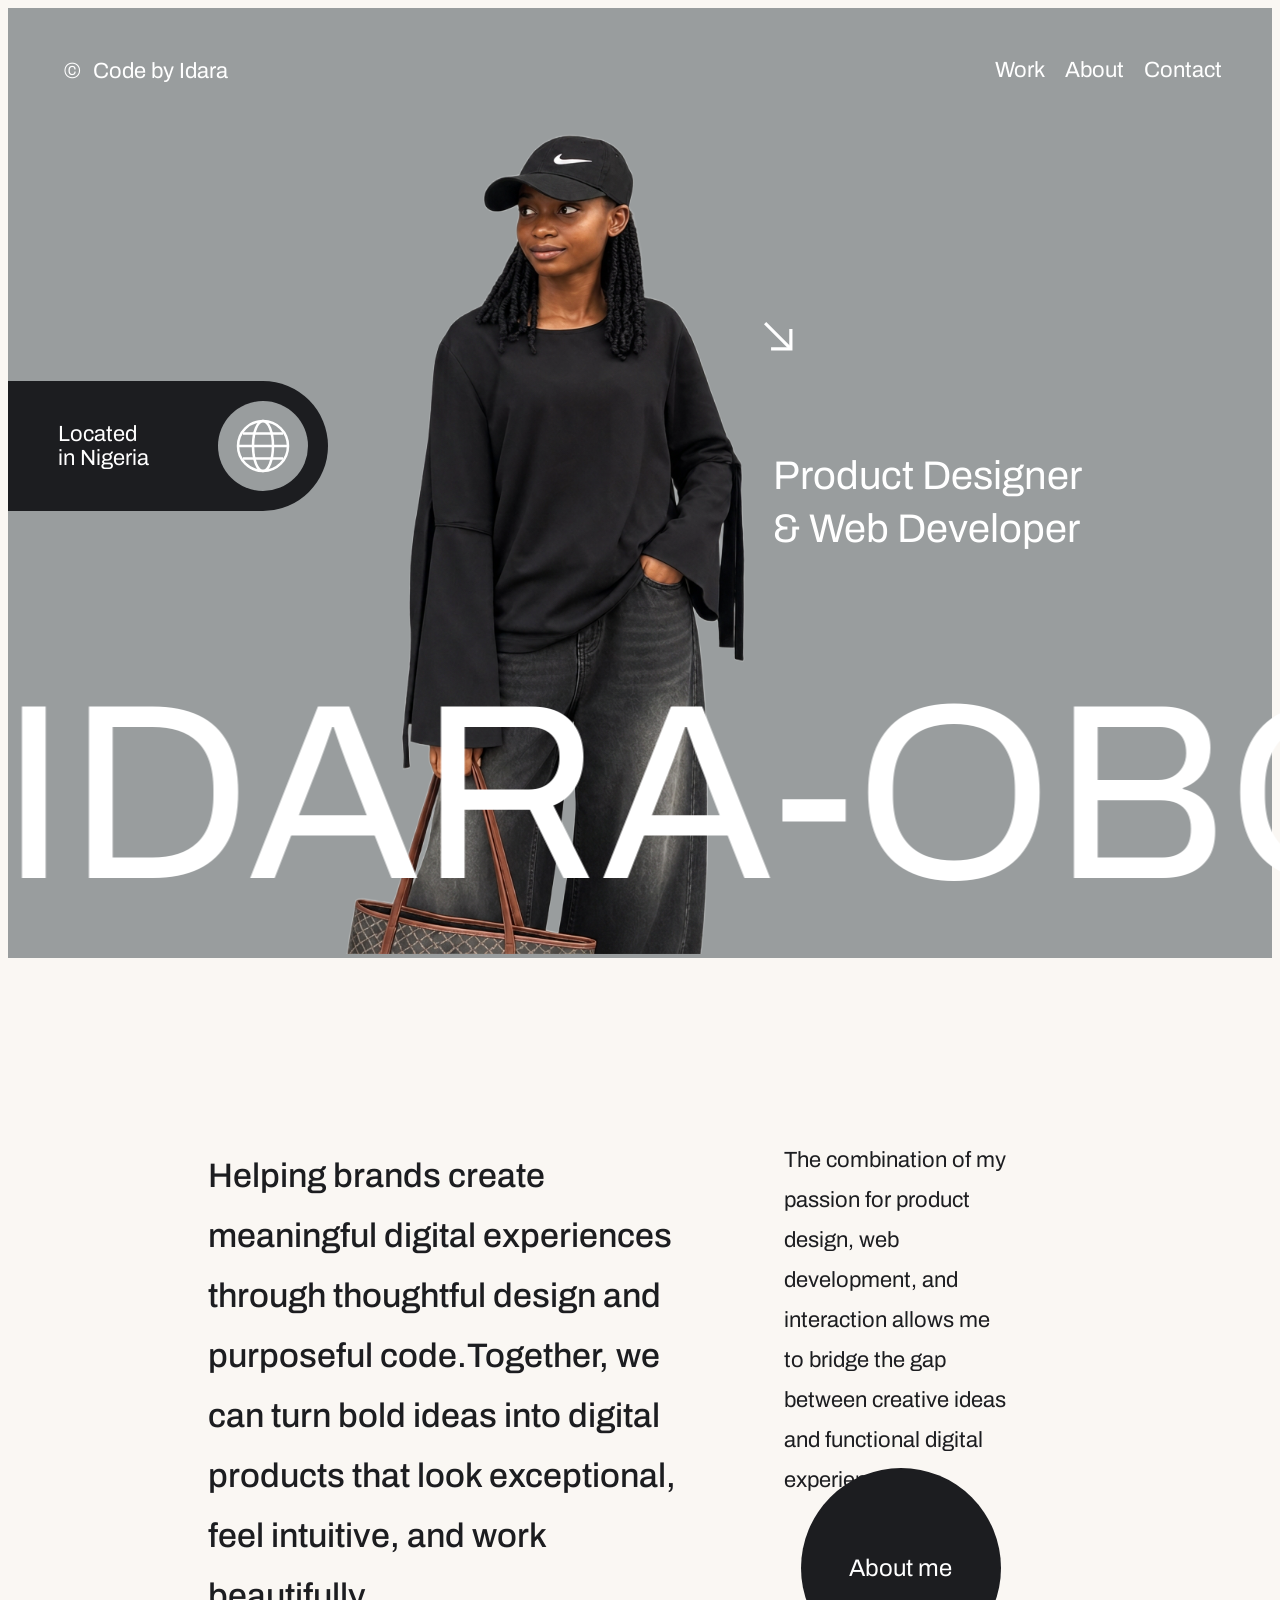
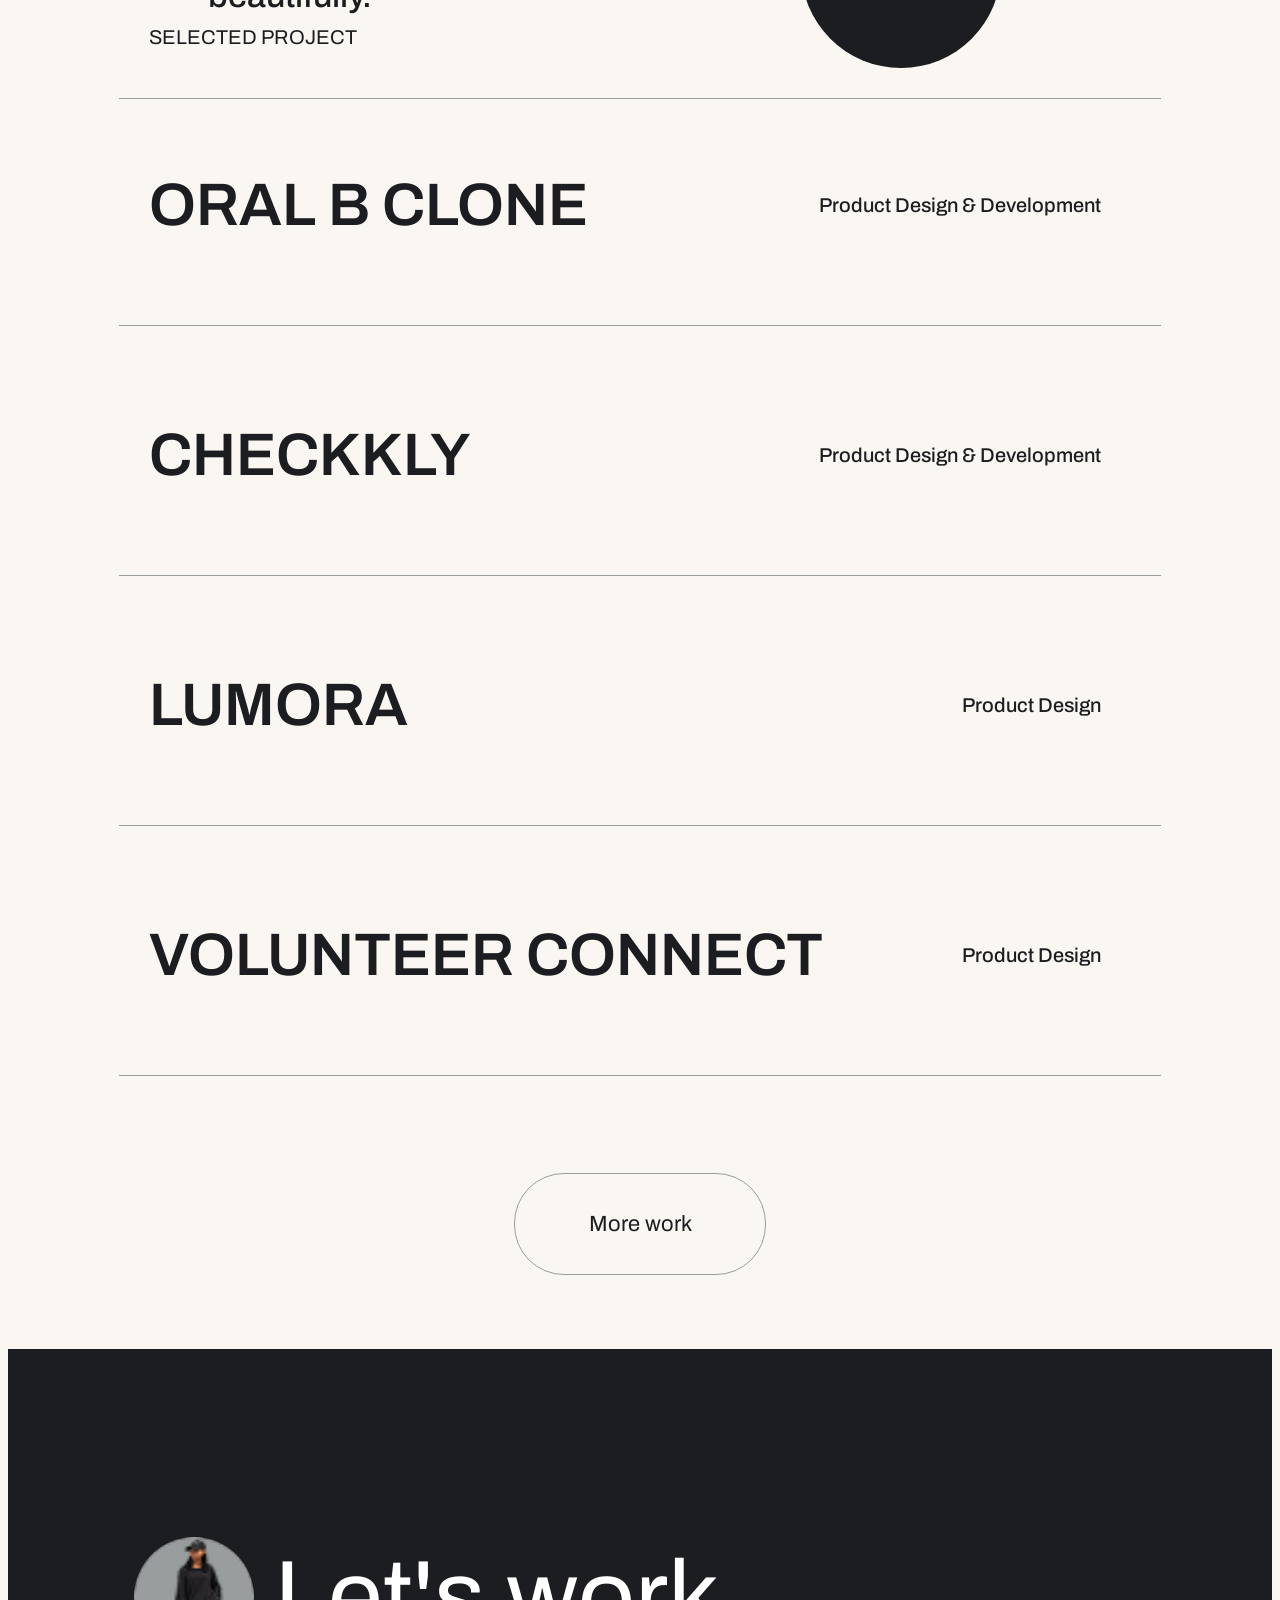
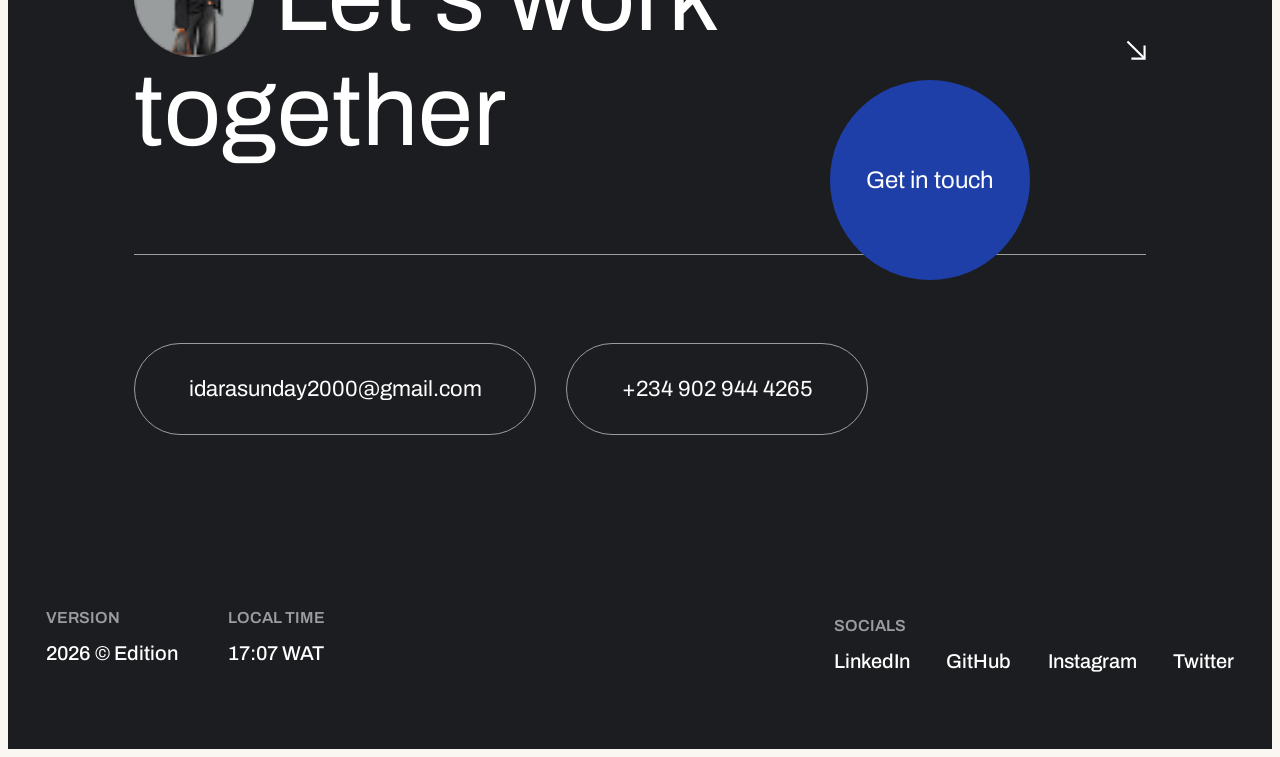
<file: index.html>
<!DOCTYPE html>
<html lang="en">

<head>
    <meta charset="UTF-8">
    <meta name="viewport" content="width=device-width, initial-scale=1.0">
    <title>Idara-obong</title>
    <link rel="stylesheet" href="/style.css">
    <link rel="shortcut icon" href="/Images/Frame 67.png" type="image/x-icon">
</head>

<body>

    <!-- beginning of nav bar -->

    <section class="herosection">
        <nav>
            <div class="navstart">
                <div class="btngroup1">
                    <button class="creditbtn">
                        <span class="copyrightsymbol">©</span>

                        <span class="credittext">
                            <span class="creditdefault">Code by Idara</span>
                            <span class="credithover">Idara-obong Ekanem</span>
                        </span>
                    </button>
                </div>
                <div class="btngroup2">
                    <div class="workbtn">
                        <a href="/Work.html">Work</a>
                    </div>
                    <div class="aboutbtn">
                        <a href="/Aboutpage.html">About</a>
                    </div>
                    <div class="contactbtn">
                        <a href="/Contact.html">Contact</a>
                    </div>


                    <button class="menubtn" id="menubtn">
                        • Menu
                    </button>
                </div>
            </div>
        </nav>


        <!-- beginning of hero section  -->
        <div class="heromain">
            <div class="globemain">
                <p>Located in Nigeria</p>
                <div class="globe">
                    <svg width="60" height="60" viewBox="0 0 24 24" fill="none" stroke="white" stroke-width="1"
                        class="globerotate" data-tsd-source="/src/routes/index.tsx:121:5">
                        <circle cx="12" cy="12" r="10" data-tsd-source="/src/routes/index.tsx:122:7"></circle>
                        <ellipse cx="12" cy="12" rx="4" ry="10" data-tsd-source="/src/routes/index.tsx:123:7"></ellipse>
                        <path d="M2 12h20M4 7h16M4 17h16" data-tsd-source="/src/routes/index.tsx:124:7"></path>
                    </svg>
                </div>
            </div>

            <div>
                <img src="/Images/portrait.png" alt="">
            </div>
            <div class="arrowmain">
                <div>
                    <svg width="30px" height="30px" viewBox="0 0 14 14" version="1.1" xmlns="http://www.w3.org/2000/svg"
                        xmlns:xlink="http://www.w3.org/1999/xlink">
                        <title>arrow-up-right</title>
                        <g id="Page-1" stroke="none" stroke-width="1" fill="none" fill-rule="evenodd">
                            <g id="Artboard" transform="translate(-1019.000000, -279.000000)" stroke="#FFFFFF"
                                stroke-width="1.5">
                                <g id="arrow-up-right"
                                    transform="translate(1026.000000, 286.000000) rotate(90.000000) translate(-1026.000000, -286.000000) translate(1020.000000, 280.000000)">
                                    <polyline id="Path" points="2.76923077 0 12 0 12 9.23076923"></polyline>
                                    <line x1="12" y1="0" x2="0" y2="12" id="Path"></line>
                                </g>
                            </g>
                        </g>
                    </svg>
                </div>
                <div class="arrowtxt">
                    <h4>Product Designer</h4>
                    <h4>& Web Developer</h4>
                </div>
            </div>

        </div>

        <!-- ENDLESS SCROLLING -->
        <div class="endlessname">
            <div class="endlessname1">
                <h1>IDARA-OBONG EKANEM —</h1>
                <h1>IDARA-OBONG EKANEM —</h1>
            </div>
        </div>
    </section>

    <!-- work section  -->
    <section class="worksection">
        <div class="work1">
            <div class="wk1">
                <h2>Helping brands create meaningful digital experiences through thoughtful design and purposeful
                    code.Together, we can turn bold ideas into digital products that look exceptional, feel intuitive,
                    and work beautifully.</h2>
            </div>
            <div class="wk2">
                <p>The combination of my passion for product design, web development, and interaction allows me to
                    bridge the gap between creative ideas and functional digital experiences.</p>
            </div>
        </div>

        <!-- selected work section  -->

        <div class="selectmain">

            <div class="select">
                <div class="select1">
                    <p>SELECTED PROJECT</p>
                </div>

                <!-- about button  -->

                <div class="about">
                    <a href="/Aboutpage.html">About me</a>
                </div>
            </div>
        </div>

        <!-- oral b project -->

        <div class="oralmain">

            <!-- Oral b hover preview -->
            <div class="oralbpreview">

                <!-- oralb project image -->
                <img src="/Images/Checkly main.png" alt="oral b img">

                <!-- blue view circle -->
                <div class="oralbview">
                    <p>View</p>
                </div>

            </div>
            <!-- end of oral b hover preview -->

            <div class="oral1">
                <div class="oral2">
                    <p>ORAL B CLONE</p>
                </div>

                <!-- about button  -->

                <div class="oralb">
                    <p>Product Design & Development</p>
                </div>
            </div>
        </div>

        <!-- Checkly project -->

        <div class="Checklymain">

            <!-- checkkly hover preview -->
            <div class="Checkklypreview">

                <!-- checkkly project image -->
                <img src="/Images/Checkly main.png" alt="Checkkly img">

                <!-- blue view circle -->
                <div class="Checkklyview">
                    <p>View</p>
                </div>

            </div>
            <!-- end of checkkly hover preview -->

            <!-- beginning of checkkly project row -->


            <div class="Checkly1">

                <!-- project name -->

                <div class="Checkly2">
                    <p>CHECKKLY</p>
                </div>

                <!-- project category  -->

                <div class="Checkly">
                    <p>Product Design & Development</p>
                </div>
            </div>
        </div>

        <!-- end of checkkly project row -->


        <!-- LUMORA project -->

        <div class="lumoramain">

            <!-- lumora hover preview -->
            <div class="lumorapreview">

                <!-- lumora project image -->
                <img src="/Images/Checkly main.png" alt="lumora img">

                <!-- blue view circle -->
                <div class="lumoraview">
                    <p>View</p>
                </div>

            </div>
            <!-- end of lumora hover preview -->


            <div class="lumora1">
                <div class="lumora2">
                    <p>LUMORA</p>
                </div>

                <!-- txt  -->

                <div class="lumora">
                    <p>Product Design</p>
                </div>
            </div>
        </div>

        <!-- volunteer connect project -->

        <div class="volunteermain">

            <!-- volunteer connect hover preview -->
            <div class="volunteerpreview">

                <!-- volunteer project image -->
                <img src="/Images/Checkly main.png" alt="volunteer img">

                <!-- blue view circle -->
                <div class="volunteerview">
                    <p>View</p>
                </div>

            </div>
            <!-- end of volunteer hover preview -->

            <div class="volunteer1">
                <div class="volunteer2">
                    <p>VOLUNTEER CONNECT</p>
                </div>

                <!-- txt  -->

                <div class="volunteer">
                    <p>Product Design</p>
                </div>
            </div>
        </div>

        <div class="more">
            <a href="/Work.html">More work</a>
        </div>
    </section>

    <!-- footer section  -->

    <footer class="footermain">
        <div class="footer">
            <div class="footer1">
                <div class="footer2">
                    <img src="/Images/Frame 67.png" alt="">
                    <h2>Let's work</h2>
                </div>
                <div class="footer3">
                    <h2>together</h2>
                </div>
            </div>
            <div>
                <svg width="20px" height="20px" viewBox="0 0 14 14" version="1.1" xmlns="http://www.w3.org/2000/svg"
                    xmlns:xlink="http://www.w3.org/1999/xlink">
                    <title>arrow-up-right</title>
                    <g id="Page-1" stroke="none" stroke-width="1" fill="none" fill-rule="evenodd">
                        <g id="Artboard" transform="translate(-1019.000000, -279.000000)" stroke="#FFFFFF"
                            stroke-width="1.5">
                            <g id="arrow-up-right"
                                transform="translate(1026.000000, 286.000000) rotate(90.000000) translate(-1026.000000, -286.000000) translate(1020.000000, 280.000000)">
                                <polyline id="Path" points="2.76923077 0 12 0 12 9.23076923"></polyline>
                                <line x1="12" y1="0" x2="0" y2="12" id="Path"></line>
                            </g>
                        </g>
                    </g>
                </svg>
            </div>
        </div>

        <div class="getintouch">
            <a href="/Contact.html">Get in touch</a>
        </div>



        <div class="btnmain">
            <a href="mailto:idarasunday2000@gmail.com">idarasunday2000@gmail.com</a>

            <a href="tel:+2349029444265">+234 902 944 4265</a>
        </div>

        <div class="socials">
            <div class="socials1">
                <div>
                    <div>
                        <p>VERSION</p>
                        <h2>2026 © Edition</h2>
                    </div>
                </div>
                <div>
                    <p>LOCAL TIME</p>
                    <h2>17:07 WAT</h2>
                </div>
            </div>

            <div>
                <div class="socialsmain">
                    <p>SOCIALS</p>
                </div>
                <div class="socialsbtn">
                    <a href="https://www.linkedin.com/in/idara-obongekanem" target="_blank">LinkedIn</a>
                    <a href="https://github.com/idaraobongekanem" target="_blank">GitHub</a>
                    <a href="https://www.instagram.com/uiux_by_idaraobong?mdxt=Mmx4ODV2dGVteGZk"
                        target="_blank">Instagram</a>
                    <a href="https://x.com/Aiidee_Aiidee" target="_blank">Twitter</a>
                </div>
            </div>

        </div>


    </footer>

    </section>


    <!-- SOCIAL LINKS -->


    <!-- MOBILE MENU -->

    <div class="mobilemenu" id="mobilemenu">

        <!-- MENU HEADER -->

        <div class="mobilemenuheader">
            <p>NAVIGATION</p>

            <button class="menuclose" id="menuclose">×</button>
        </div>

        <!-- MENU CONTENT -->

        <div class="mobilemenucontent">

            <!-- NAVIGATION LINKS -->

            <div class="mobilemenulinks">
                <a href="/index.html"  class="active">Home</a>
                <a href="/Work.html">Work</a>
                <a href="/Aboutpage.html">About</a>
                <a href="/Contact.html">Contact</a>
            </div>

            <!-- SOCIAL LINKS -->

            <div class="mobilemenusocials">
                <p>SOCIALS</p>

                <a href="https://www.linkedin.com/in/idara-obongekanem" target="_blank">LinkedIn</a>

                <a href="https://github.com/idaraobongekanem" target="_blank">GitHub</a>

                <a href="https://www.instagram.com/uiux_by_idaraobong" target="_blank">Instagram</a>

                <a href="https://x.com/Aiidee_Aiidee" target="_blank">Twitter</a>
            </div>

        </div>

    </div>



    <script src="/Portfolio.js"></script>
</body>

</html>
</file>
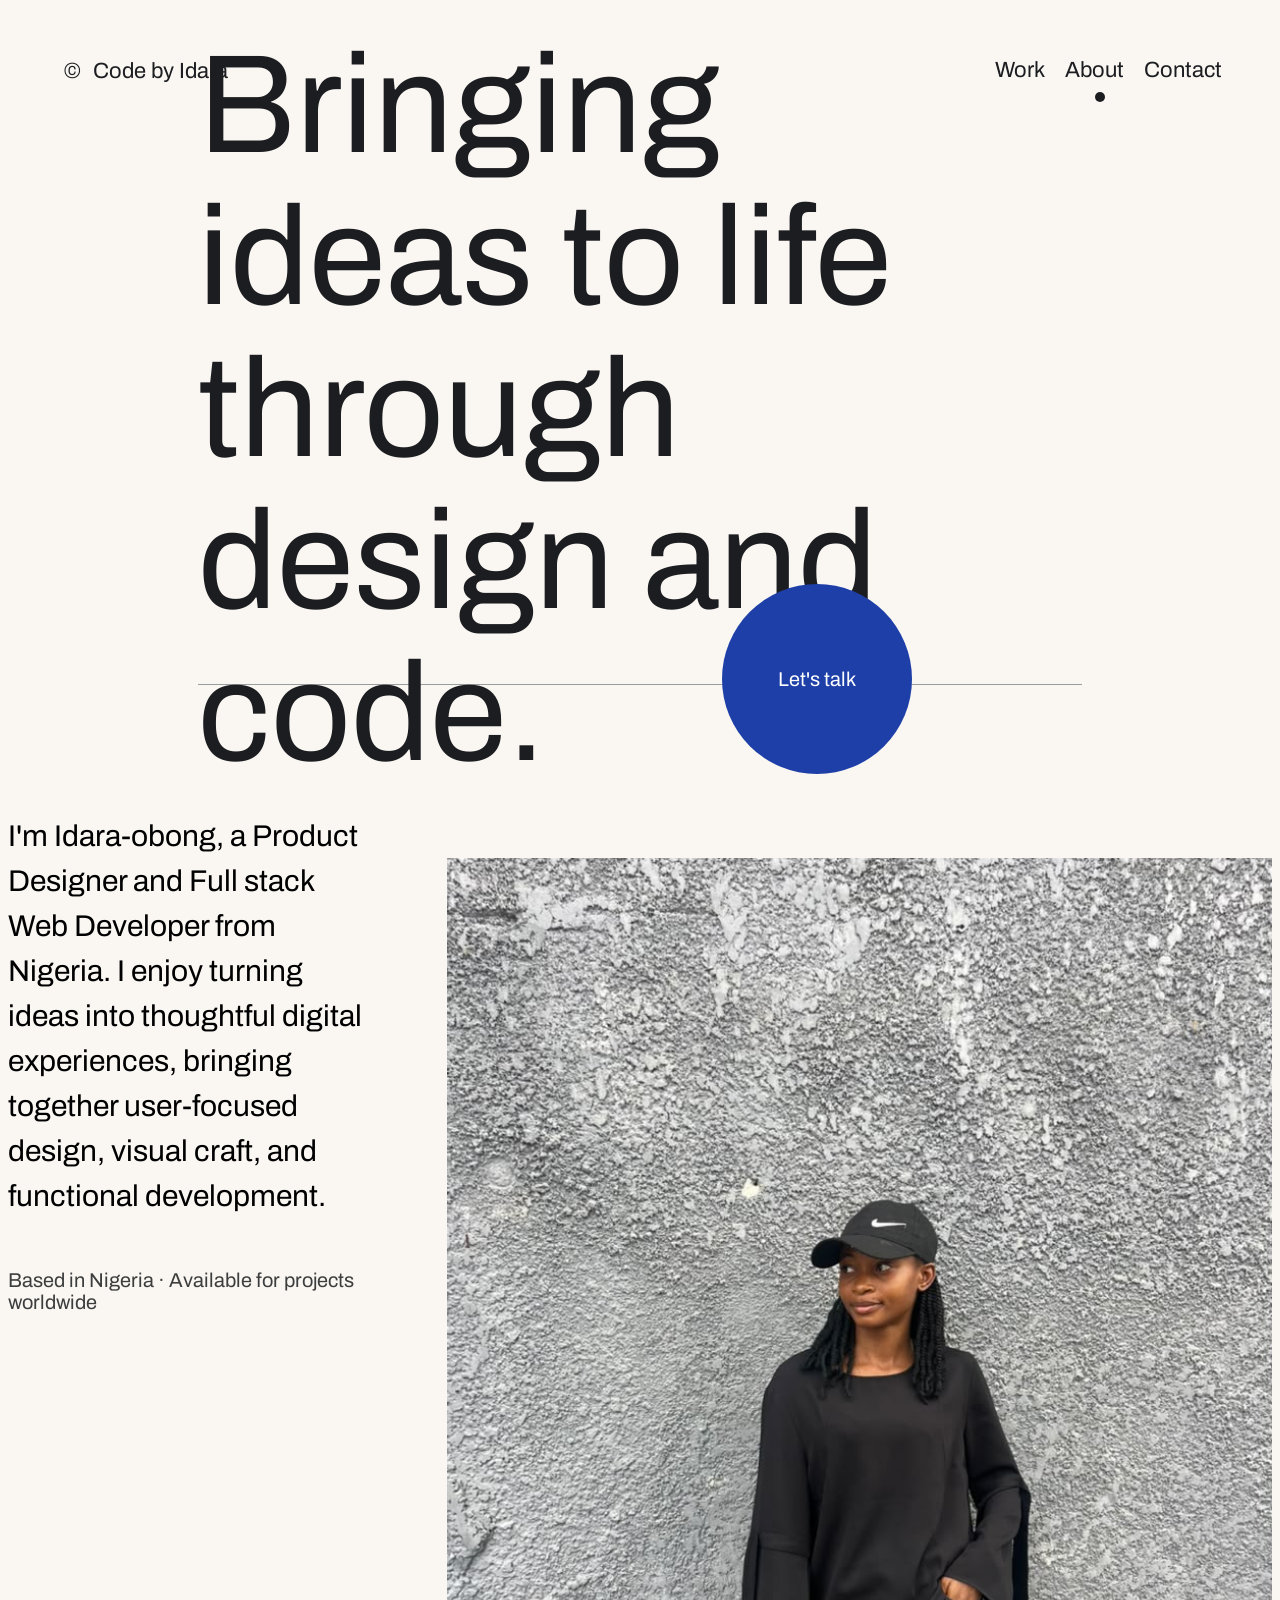
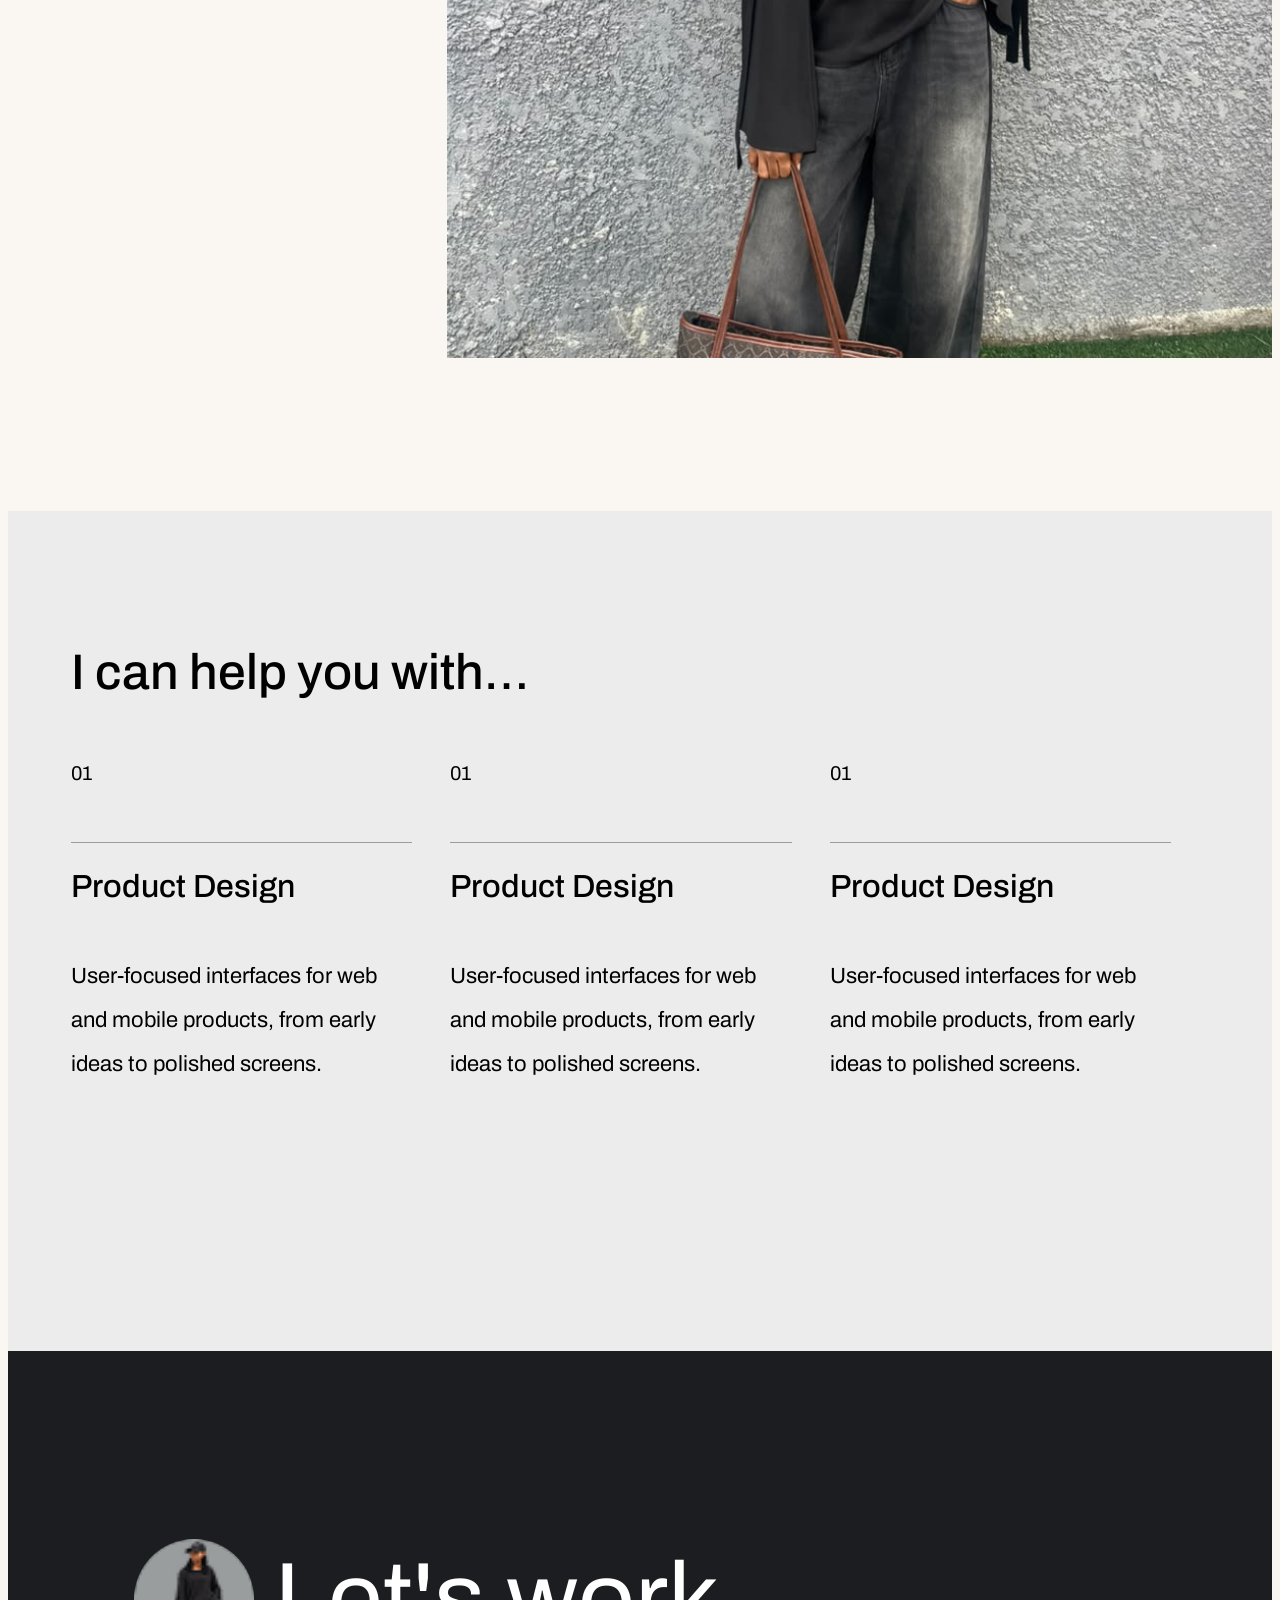
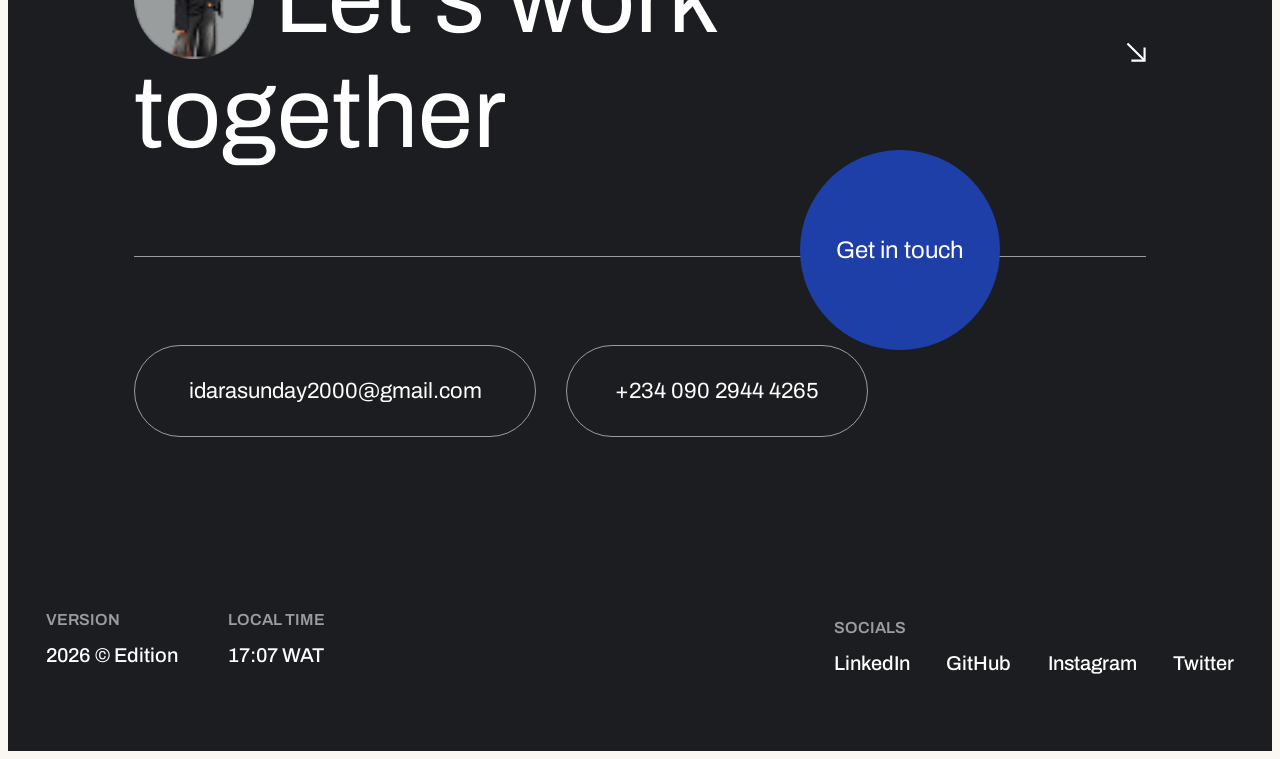
<file: Aboutpage.html>
<!DOCTYPE html>
<html lang="en">

<head>
    <meta charset="UTF-8">
    <meta name="viewport" content="width=device-width, initial-scale=1.0">
    <title>About</title>
    <link rel="stylesheet" href="/About.css">
    <link rel="shortcut icon" href="/Images/Frame 67.png" type="image/x-icon">
    <a href="/index.html"></a>
</head>

<body>


    <section class="herosection">
        <nav>
            <div class="navstart">
                <div class="btngroup1">
                    <button class="creditbtn">
                        <span class="copyrightsymbol">©</span>

                        <span class="credittext">
                            <a href="/index.html" class="creditdefault">
                                Code by Idara
                            </a>

                            <a href="/index.html" class="credithover">
                                Idara-obong Ekanem
                            </a>
                        </span>
                    </button>
                </div>
                <div class="btngroup2">
                    <div class="workbtn">
                        <a href="/Work.html">Work</a>
                    </div>
                    <div class="aboutbtn">
                        <a href="/Aboutpage.html">About</a>
                    </div>
                    <div class="contactbtn">
                        <a href="/Contact.html">Contact</a>
                    </div>


                    <!-- MOBILE MENU BUTTON -->

                    <button class="menubtn" id="menubtn">
                        • Menu
                    </button>
                </div>
            </div>
        </nav>


        <!-- hero section  -->
        <div class="herodiv">
            <div class="herotxt">
                <h1>Bringing ideas to life through design and code.</h1>
            </div>

            <div class="getintouch">
                <a href="/Contact.html">Let's talk</a>
            </div>
        </div>
    </section>

    <section>
        <div>
            <div class="about1">
                <div class="aboutinfo">
                    <h3>I'm Idara-obong, a Product Designer and Full stack Web Developer from Nigeria. I enjoy turning
                        ideas into
                        thoughtful digital experiences, bringing together user-focused design, visual craft, and
                        functional development.</h3>
                    <p>Based in Nigeria · Available for projects worldwide</p>
                </div>

                <div class="aboutimage">
                    <img src="/Images/WhatsApp Image 2026-10-19 at 10.53.43 AM (2).jpeg" alt="">
                </div>
            </div>
        </div>
    </section>


    <section class="aboutservices">
        <div class="aboutservices1">
            <div class="aboutserv">
                <h1>
                    <h1>I can help you with…</h1>
                </h1>

                <div class="aboutservices2">
                    <div class="aboutservices3">
                        <div>
                            <p>01</p>
                        </div>
                        <div>
                            <h2>Product Design</h2>
                        </div>
                        <div>
                            <h3>User-focused interfaces for web and mobile products, from early ideas to polished
                                screens.</h3>
                        </div>
                    </div>
                    <div class="aboutservices4">
                        <div>
                            <p>01</p>
                        </div>
                        <div>
                            <h2>Product Design</h2>
                        </div>
                        <div>
                            <h3>User-focused interfaces for web and mobile products, from early ideas to polished
                                screens.</h3>
                        </div>
                    </div>
                    <div class="aboutservices5">
                        <div>
                            <p>01</p>
                        </div>
                        <div>
                            <h2>Product Design</h2>
                        </div>
                        <div>
                            <h3>User-focused interfaces for web and mobile products, from early ideas to polished
                                screens.</h3>
                        </div>
                    </div>
                </div>
            </div>

        </div>
    </section>


    <footer class="footermain">
        <div class="footer">
            <div class="footer1">
                <div class="footer2">
                    <img src="/Images/Frame 67.png" alt="">
                    <h2>Let's work</h2>
                </div>
                <div class="footer3">
                    <h2>together</h2>
                </div>
            </div>
            <div>
                <svg width="20px" height="20px" viewBox="0 0 14 14" version="1.1" xmlns="http://www.w3.org/2000/svg"
                    xmlns:xlink="http://www.w3.org/1999/xlink">
                    <title>arrow-up-right</title>
                    <g id="Page-1" stroke="none" stroke-width="1" fill="none" fill-rule="evenodd">
                        <g id="Artboard" transform="translate(-1019.000000, -279.000000)" stroke="#FFFFFF"
                            stroke-width="1.5">
                            <g id="arrow-up-right"
                                transform="translate(1026.000000, 286.000000) rotate(90.000000) translate(-1026.000000, -286.000000) translate(1020.000000, 280.000000)">
                                <polyline id="Path" points="2.76923077 0 12 0 12 9.23076923"></polyline>
                                <line x1="12" y1="0" x2="0" y2="12" id="Path"></line>
                            </g>
                        </g>
                    </g>
                </svg>
            </div>
        </div>

        <div class="getintouch1">
            <a href="/Contact.html">Get in touch</a>
        </div>



        <div class="btnmain">
            <a href="https://mail.google.com">idarasunday2000@gmail.com</a>
            <a href="+234 090 2944 4265">+234 090 2944 4265</a>
        </div>

        <div class="socials">
            <div class="socials1">
                <div>
                    <div>
                        <p>VERSION</p>
                        <h2>2026 © Edition</h2>
                    </div>
                </div>
                <div>
                    <p>LOCAL TIME</p>
                    <h2>17:07 WAT</h2>
                </div>
            </div>

            <div>
                <div class="socialsmain">
                    <p>SOCIALS</p>
                </div>
                <div class="socialsbtn">
                    <a href="https://www.linkedin.com/in/idara-obongekanem" target="_blank">LinkedIn</a>
                    <a href="https://github.com/idaraobongekanem" target="_blank">GitHub</a>
                    <a href="https://www.instagram.com/uiux_by_idaraobong?mdxt=Mmx4ODV2dGVteGZk"
                        target="_blank">Instagram</a>
                    <a href="https://x.com/Aiidee_Aiidee" target="_blank">Twitter</a>
                </div>
            </div>

        </div>


    </footer>


    <!-- SOCIAL LINKS -->


    <!-- MOBILE MENU -->

    <div class="mobilemenu" id="mobilemenu">

        <!-- MENU HEADER -->

        <div class="mobilemenuheader">
            <p>NAVIGATION</p>

            <button class="menuclose" id="menuclose">×</button>
        </div>

        <!-- MENU CONTENT -->

        <div class="mobilemenucontent">

            <!-- NAVIGATION LINKS -->

            <div class="mobilemenulinks">
                <a href="/index.html">Home</a>
                <a href="/Work.html">Work</a>
                <a href="/Aboutpage.html" class="active">About</a>
                <a href="/Contact.html">Contact</a>
            </div>

            <!-- SOCIAL LINKS -->

            <div class="mobilemenusocials">
                <p>SOCIALS</p>

                <a href="https://www.linkedin.com/in/idara-obongekanem" target="_blank">LinkedIn</a>

                <a href="https://github.com/idaraobongekanem" target="_blank">GitHub</a>

                <a href="https://www.instagram.com/uiux_by_idaraobong" target="_blank">Instagram</a>

                <a href="https://x.com/Aiidee_Aiidee" target="_blank">Twitter</a>
            </div>

        </div>

    </div>



    <script src="/About.js"></script>
</body>

</html>
</file>
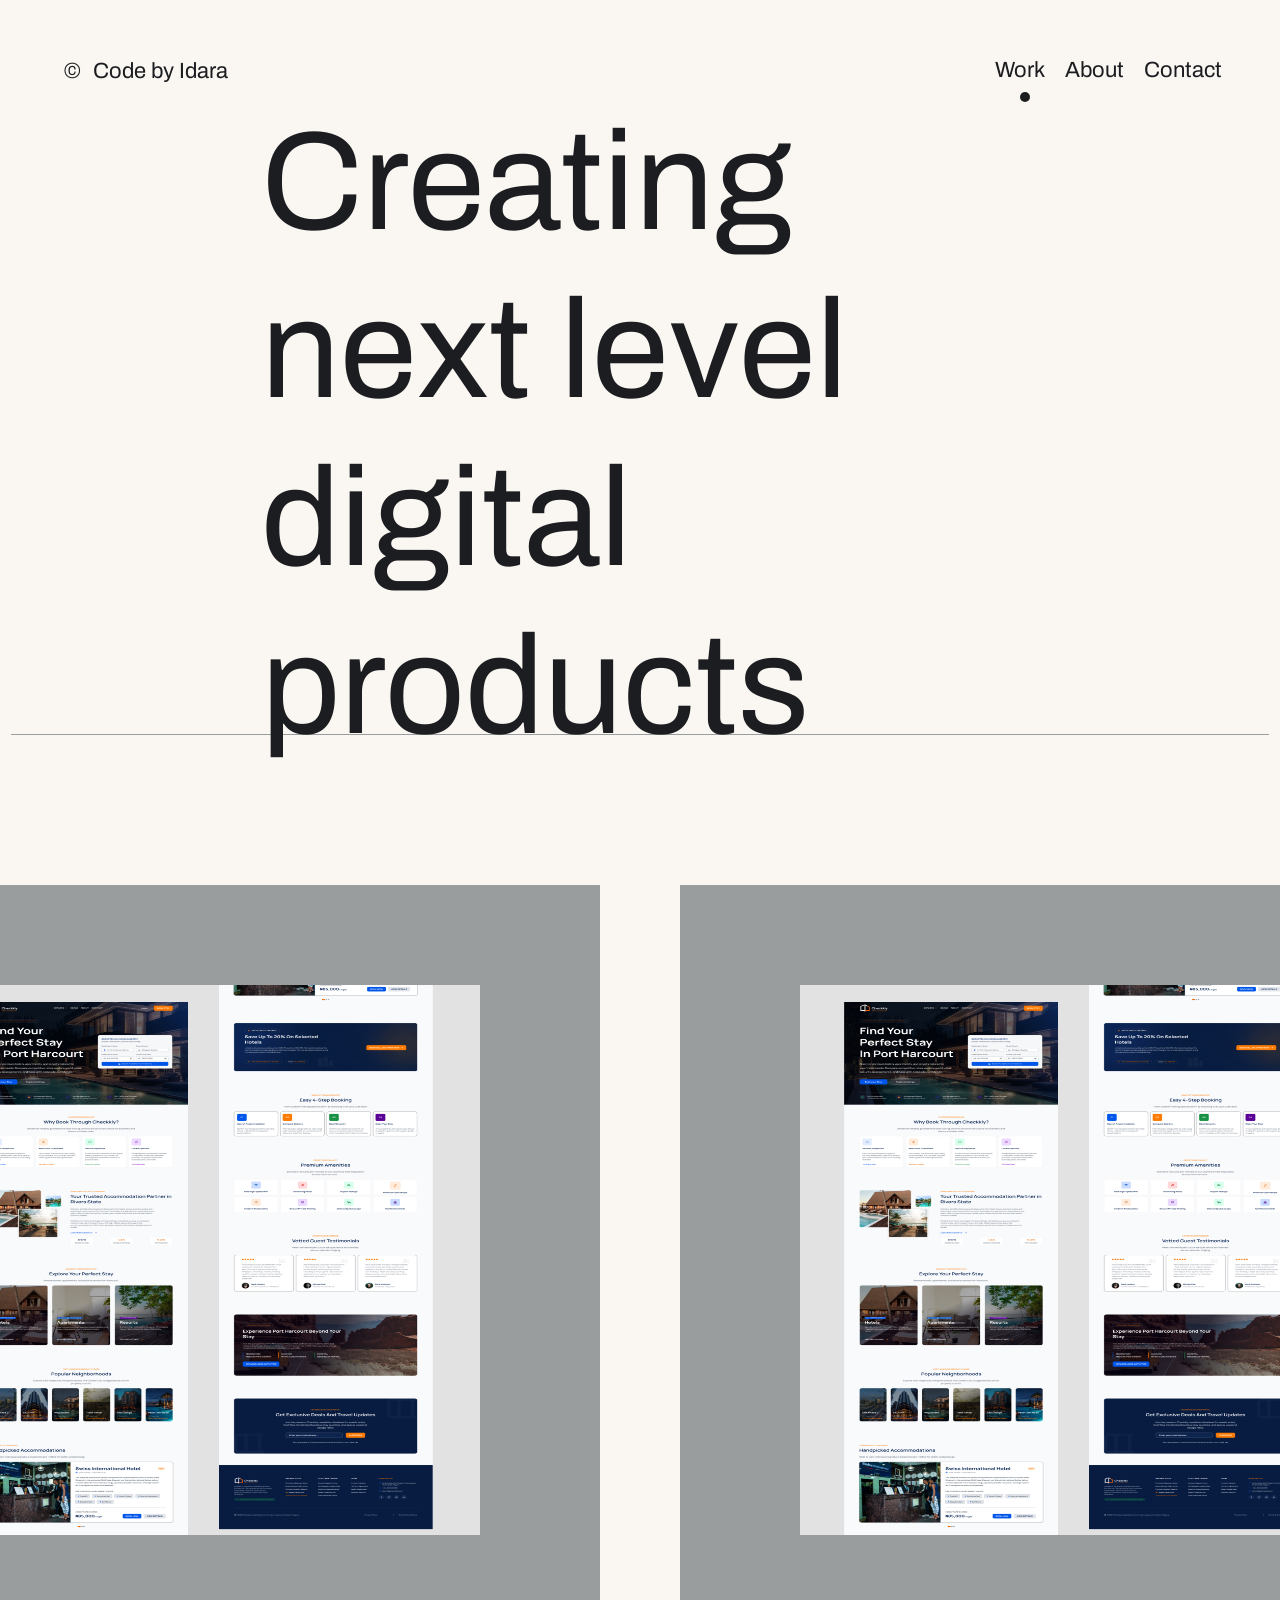
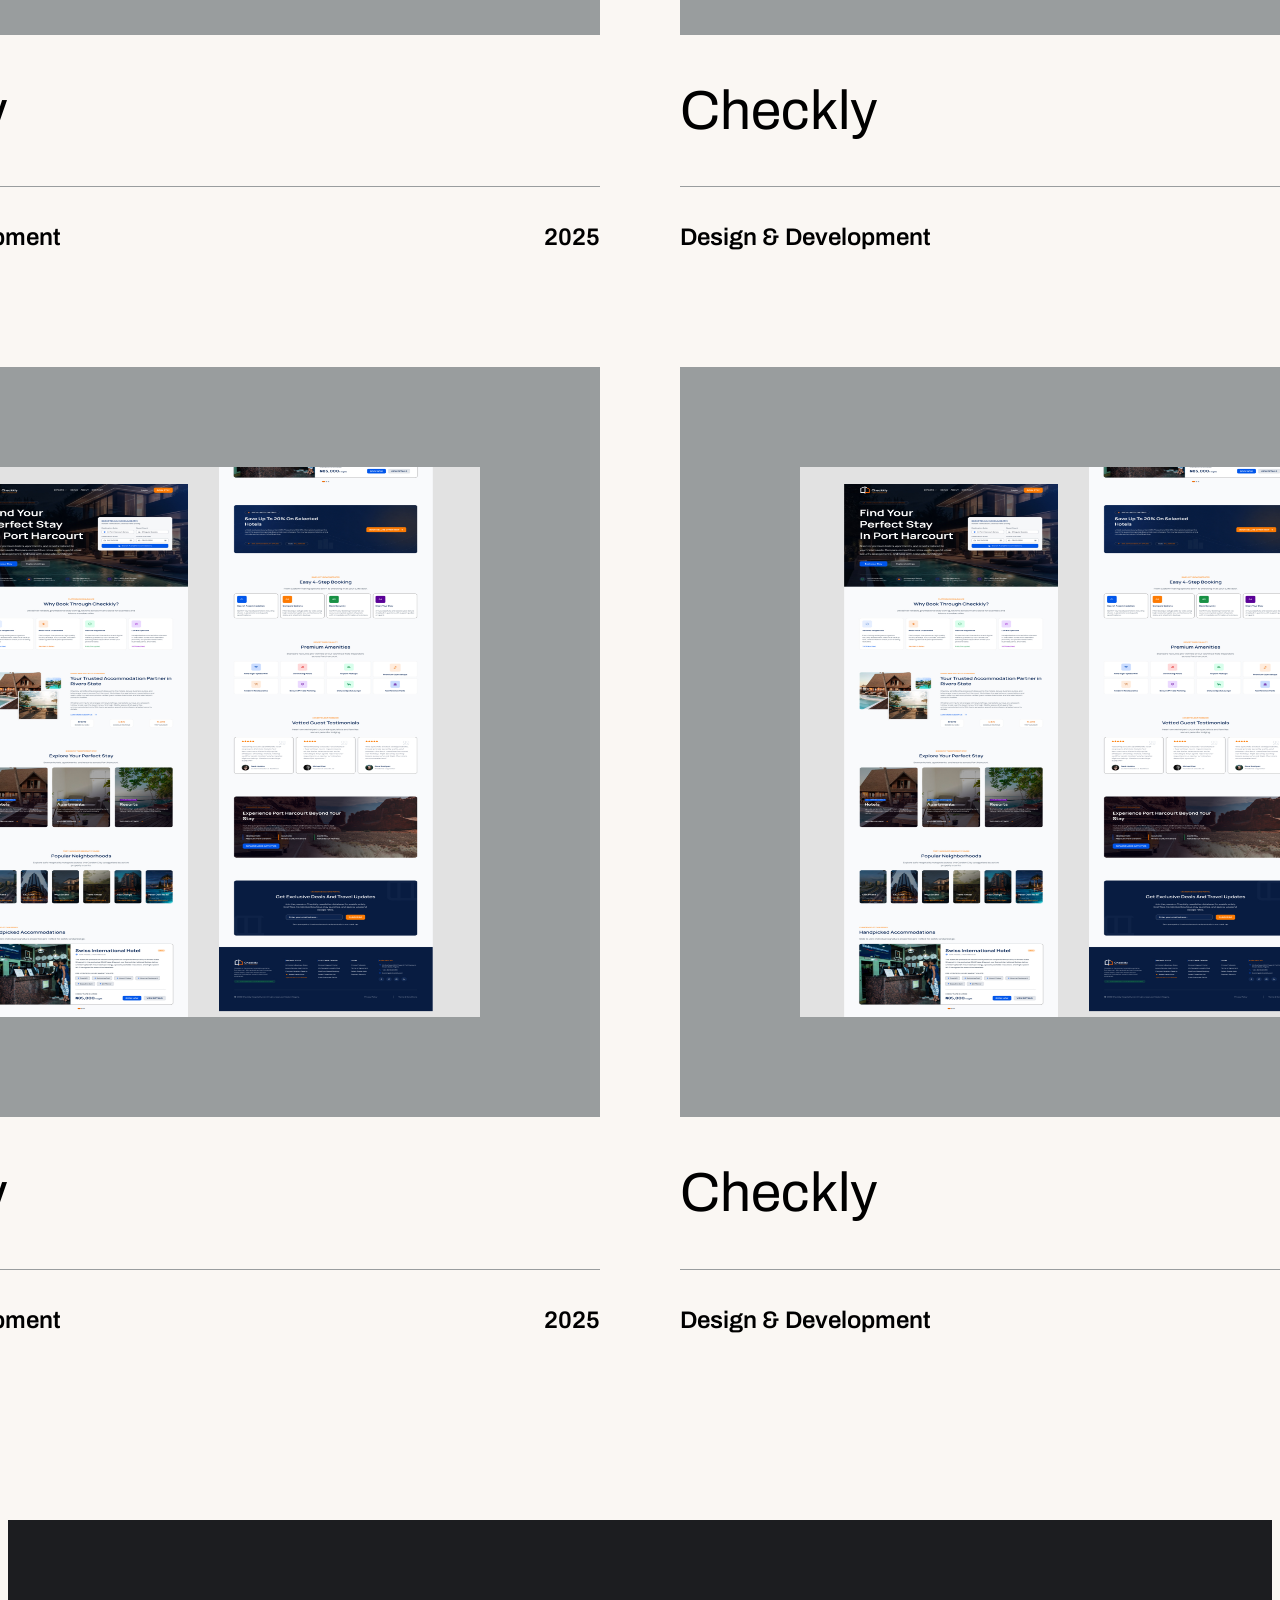
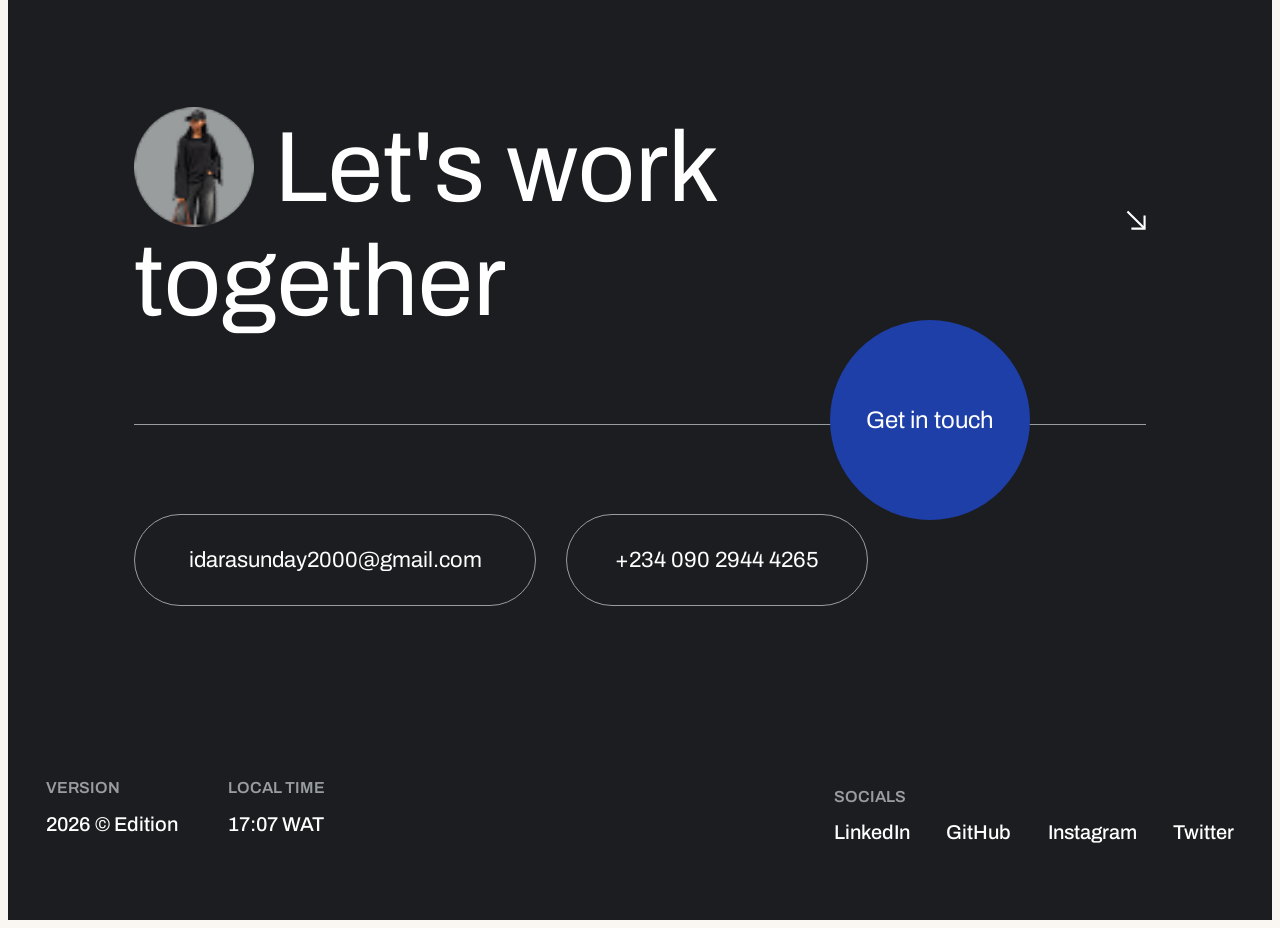
<file: Work.html>
<!DOCTYPE html>
<html lang="en">

<head>
    <meta charset="UTF-8">
    <meta name="viewport" content="width=device-width, initial-scale=1.0">
    <title>Work</title>
    <a href="/Work.html"></a>
    <link rel="stylesheet" href="/Work.css">
    <link rel="shortcut icon" href="/Images/Frame 67.png" type="image/x-icon">
</head>

<body>

    <section class="herosection">
        <nav>
            <div class="navstart">
                <div class="btngroup1">
                    <button class="creditbtn">
                        <span class="copyrightsymbol">©</span>

                        <span class="credittext">
                            <a href="/index.html" class="creditdefault">
                                Code by Idara
                            </a>

                            <a href="/index.html" class="credithover">
                                Idara-obong Ekanem
                            </a>
                        </span>
                    </button>
                </div>
                <div class="btngroup2">
                    <div class="workbtn">
                        <a href="/Work.html">Work</a>
                    </div>
                    <div class="aboutbtn">
                        <a href="/Aboutpage.html">About</a>
                    </div>
                    <div class="contactbtn">
                        <a href="/Contact.html">Contact</a>
                    </div>

                    <button class="menubtn" id="menubtn">
                        • Menu
                    </button>
                </div>
            </div>
        </nav>
    </section>


    <section>
        <div class="heromain">
            <div class="herotext">
                <h1>Creating next level digital products</h1>
            </div>
        </div>
    </section>

    <section>
        <div Class="worksection">
            <div class="worksection1">
                <div class="wk1">
                    <div class="wk1sub">
                        <div class="wk1sub2">
                            <img src="/Images/Checkly main.png" alt="checkkly">
                        </div>
                    </div>
                    <div class="wk1sub1">
                        <h2>Checkly</h2>
                        <div class="wk1sub1sub">
                            <p>Design & Development</p>
                            <P>2025</P>
                        </div>
                    </div>
                </div>


                <div class="wk1">
                    <div class="wk1sub">
                        <div class="wk1sub2">
                            <img src="/Images/Checkly main.png" alt="checkkly">
                        </div>
                    </div>
                    <div class="wk1sub1">
                        <h2>Checkly</h2>
                        <div class="wk1sub1sub">
                            <p>Design & Development</p>
                            <P>2025</P>
                        </div>
                    </div>
                </div>

            </div>
        </div>
        <div Class="worksection2">
            <div class="worksection1-2">
                <div class="wk1">
                    <div class="wk1sub">
                        <div class="wk1sub2">
                            <img src="/Images/Checkly main.png" alt="checkkly">
                        </div>
                    </div>
                    <div class="wk1sub1">
                        <h2>Checkly</h2>
                        <div class="wk1sub1sub">
                            <p>Design & Development</p>
                            <P>2025</P>
                        </div>
                    </div>
                </div>


                <div class="wk1">
                    <div class="wk1sub">
                        <div class="wk1sub2">
                            <img src="/Images/Checkly main.png" alt="checkkly">
                        </div>
                    </div>
                    <div class="wk1sub1">
                        <h2>Checkly</h2>
                        <div class="wk1sub1sub">
                            <p>Design & Development</p>
                            <P>2025</P>
                        </div>
                    </div>
                </div>

            </div>
        </div>




    </section>


    <footer class="footermain">
        <div class="footer">
            <div class="footer1">
                <div class="footer2">
                    <img src="/Images/Frame 67.png" alt="">
                    <h2>Let's work</h2>
                </div>
                <div class="footer3">
                    <h2>together</h2>
                </div>
            </div>
            <div>
                <svg width="20px" height="20px" viewBox="0 0 14 14" version="1.1" xmlns="http://www.w3.org/2000/svg"
                    xmlns:xlink="http://www.w3.org/1999/xlink">
                    <title>arrow-up-right</title>
                    <g id="Page-1" stroke="none" stroke-width="1" fill="none" fill-rule="evenodd">
                        <g id="Artboard" transform="translate(-1019.000000, -279.000000)" stroke="#FFFFFF"
                            stroke-width="1.5">
                            <g id="arrow-up-right"
                                transform="translate(1026.000000, 286.000000) rotate(90.000000) translate(-1026.000000, -286.000000) translate(1020.000000, 280.000000)">
                                <polyline id="Path" points="2.76923077 0 12 0 12 9.23076923"></polyline>
                                <line x1="12" y1="0" x2="0" y2="12" id="Path"></line>
                            </g>
                        </g>
                    </g>
                </svg>
            </div>
        </div>

        <div class="getintouch1">
            <a href="/Contact.html">Get in touch</a>
        </div>



        <div class="btnmain">
            <a href="https://mail.google.com">idarasunday2000@gmail.com</a>
            <a href="+234 090 2944 4265">+234 090 2944 4265</a>
        </div>

        <div class="socials">
            <div class="socials1">
                <div>
                    <div>
                        <p>VERSION</p>
                        <h2>2026 © Edition</h2>
                    </div>
                </div>
                <div>
                    <p>LOCAL TIME</p>
                    <h2>17:07 WAT</h2>
                </div>
            </div>

            <div>
                <div class="socialsmain">
                    <p>SOCIALS</p>
                </div>
                <div class="socialsbtn">
                    <a href="https://www.linkedin.com/in/idara-obongekanem" target="_blank">LinkedIn</a>
                    <a href="https://github.com/idaraobongekanem" target="_blank">GitHub</a>
                    <a href="https://www.instagram.com/uiux_by_idaraobong?mdxt=Mmx4ODV2dGVteGZk"
                        target="_blank">Instagram</a>
                    <a href="https://x.com/Aiidee_Aiidee" target="_blank">Twitter</a>
                </div>
            </div>

        </div>


    </footer>



    <!-- SOCIAL LINKS -->


    <!-- MOBILE MENU -->

    <div class="mobilemenu" id="mobilemenu">

        <!-- MENU HEADER -->

        <div class="mobilemenuheader">
            <p>NAVIGATION</p>

            <button class="menuclose" id="menuclose">×</button>
        </div>

        <!-- MENU CONTENT -->

        <div class="mobilemenucontent">

            <!-- NAVIGATION LINKS -->

            <div class="mobilemenulinks">
                <a href="/index.html">Home</a>
                <a href="/Work.html" class="active">Work</a>
                <a href="/Aboutpage.html">About</a>
                <a href="/Contact.html">Contact</a>
            </div>

            <!-- SOCIAL LINKS -->

            <div class="mobilemenusocials">
                <p>SOCIALS</p>

                <a href="https://www.linkedin.com/in/idara-obongekanem" target="_blank">LinkedIn</a>

                <a href="https://github.com/idaraobongekanem" target="_blank">GitHub</a>

                <a href="https://www.instagram.com/uiux_by_idaraobong" target="_blank">Instagram</a>

                <a href="https://x.com/Aiidee_Aiidee" target="_blank">Twitter</a>
            </div>

        </div>

    </div>



    <script src="/Work.js"></script>
</body>

</html>
</file>
<file: style.css>
@font-face {
    font-family: "Archivo";
    src: url("./Fonts/Archivo-Regular.ttf") format("truetype");
    font-weight: 400;
    font-style: normal;
}
@font-face {
    font-family: "Archivo";
    src: url("./Fonts/Archivo-Medium.ttf") format("truetype");
    font-weight: 500;
    font-style: normal;
}
@font-face {
    font-family: "Archivo";
    src: url("./Fonts/Archivo-SemiBold.ttf") format("truetype");
    font-weight: 600;
    font-style: normal;
}
@font-face {
    font-family: "Archivo";
    src: url("./Fonts/Archivo-Bold.ttf") format("truetype");
    font-weight: 900;
    font-style: normal;
}

body{
    background-color: #FAF7F3;
    font-family: "Archivo", sans-serif;
    /* font-weight: 900; */
    overflow-x: hidden;
}

/* Beginning of Nav Bar  */


.herosection{
    background-color: #999D9E;
    height: 950px;
    width: 100%;
}
.navstart{
    display: flex;
    justify-content: space-between;
    padding: 50px;
}
.btngroup2{
    display: flex;
    justify-content: space-between;
    gap: 20px;
}


/* COPYRIGHT FLIP ANIMATION */

.btngroup1 .creditbtn {
    display: flex;
    align-items: center;
    gap: 8px;
    background-color: transparent;
    border: none;
    color: white;
    font-family: "Archivo", sans-serif;
    font-size: 22px;
    cursor: pointer;
    
}

/* COPYRIGHT SYMBOL */

.copyrightsymbol {
    display: inline-block;
    flex-shrink: 0;
    transform: rotate(0deg);
    transition: transform 0.7s ease;
    transform-origin: center;
    margin-right: 0;
}

/* TEXT ANIMATION CONTAINER */

.credittext {
    display: grid;
    grid-template-areas: "text";
    overflow: hidden;
}

/* BOTH TEXT LABELS OCCUPY THE SAME SPACE */

.credittext span {
    grid-area: text;
    /* white-space: nowrap; */
    transition: transform 0.6s cubic-bezier(0.76, 0, 0.24, 1);
}

/* DEFAULT TEXT */

.creditdefault {
    transform: translateX(0);
    margin-left: -60px;
}

/* HIDDEN NAME STARTS FROM THE RIGHT */

.credithover {
    transform: translateX(100%);
}

/* HOVER: ROTATE COPYRIGHT SYMBOL 360 DEGREES */

.creditbtn:hover .copyrightsymbol {
    transform: rotate(360deg);
}

/* ORIGINAL TEXT SLIDES OUT TO THE LEFT */

.creditbtn:hover .creditdefault {
    transform: translateX(-100%);
}

/* NAME SLIDES IN FROM THE RIGHT */

.creditbtn:hover .credithover {
    transform: translateX(0);
}



/* Small circle under each navigation item */

.workbtn a,
.aboutbtn a,
.contactbtn a{
    position: relative;
    background-color: transparent;
    border: none;
    font-size: 22px;
    /* font-weight: 600; */
    color: white;
    text-decoration:none ;
    /* gap: 100px; */
}

.workbtn a::after,
.aboutbtn a::after,
.contactbtn a::after{
    content: "";
    position: absolute;
    width: 10px;
    height: 10px;
    background-color: #1c1d20;
    border-radius: 50%;
    left: 50%;
    bottom: -20px;
    transform: translateX(-50%) scale(0);
    transition: transform 0.3s ease;
}

 

/* Show the dot on hover */

.workbtn a:hover::after,
.aboutbtn a:hover::after,
.contactbtn a:hover::after {
    transform: translateX(-50%) scale(1);
}

    /* <!-- beginning of hero section  --> */
.globe{
    background-color: #999D9E;
    width: 90px;
    height: 90px;
    display: flex;
    justify-content: center;
    align-items: center;
    border-radius: 50px;
}
.globemain p{
    font-size: 22px;
    color: white;
    width: 100px;
}
.globemain{
    background-color: #1c1d20;
    display: flex;
    justify-content: space-between;
    align-items: center;
    width: 250px;
    padding: 0 20px 0 50px;
    height: 130px;
    margin-bottom: 200px;
    border-radius: 0 200px 200px 0;
}

/* 3D GLOBE ROTATION */

.globerotate {
    display: block;
    animation: globeSpin 8s linear infinite;
    transform-origin: center;
}

@keyframes globeSpin {
    from {
        transform: rotate(0deg);
    }

    to {
        transform: rotate(360deg);
    }
}

.heromain{
    display: flex;
    justify-content: space-between;
    align-items: center;
}
.heromain img{
    width: 400px;
    height: 820px;
}
.arrowmain{
    /* background-color: red; */
    height: 200px;
    padding-right: 180px;
    margin-bottom: 250px;
}
.arrowtxt{
    /* background-color: aqua; */
    margin-top: 100px;
}
.arrowtxt h4{
    font-size: 40px;
    color: white;
    font-weight: 100;
    margin: 10px;
}

/* ENDLESS SCROLLING NAME */

.endlessname{
    position: absolute;
    top: 450px;
    left: 0;
    width: 100%;
    overflow: hidden;
    white-space: nowrap;
    z-index: 1;
    pointer-events: none;
}
.endlessname1{
    display: flex;
    width: max-content;
    animation: endlessscroll 20s linear infinite;
    will-change: transform;
}
.endlessname1 h1{
    /* flex-shrink: 0; */
    font-size: 250px;
    font-weight: 400;
    color: white;
    /* margin: 0 0 0 30px; */
    margin-bottom: 200px;
}

/* INFINITE ANIMATION */

@keyframes endlessscroll{
    from {
        transform: translateX(0);
    }

    to {
        transform: translateX(-50%);
    }
}

/* beginning of work section  */
.work1{
    display: flex;
    height: 300px;
    justify-content: center;
    /* align-items: center; */
    /* background-color: yellowgreen; */
    padding: 160px 200px 50px 200px;
}
.wk1{
    /* background-color: aqua; */
    width: 80%;
}
.wk2{
    /* background-color: royalblue; */
    width: 40%;
}
.wk1 h2{
    font-size: 34px;
    width: 84%;
    font-weight: 500;
    line-height: 60px;
    color: #1c1d20;
}
.wk2 p{
    font-size: 22px;
    width: 80%;
    font-weight: 100;
    /* font-weight: 500; */
    line-height: 40px;
    color: #1c1d20;
}

/* selected work section  */
.selectmain{
    /* background-color: #1c1d20; */
    display: flex;
    justify-content: center;
    align-items: center;
}
.select{
    /* background-color: aquamarine; */
    width: 80%;
    display: flex;
    justify-content: space-between;
    align-items: end;
    color: #1c1d20;
    padding: 0 0 30px 30px;
    border-bottom: 0.5px solid #999D9E;
}
.select1 p{
    font-size: 20px;
    color: #1c1d20;
}
.about{
    background-color: #1c1d20;
    color: white;
    width: 200px;
    height: 200px;
    border-radius: 100%;
    display: flex;
    justify-content: center;
    align-items: center;
    margin-right: 160px;
    cursor: pointer;
}.about a{
    font-size: 24px;
    color: white;
    text-decoration: none;
}

/* oral b project */
.oralmain{
    /* background-color: red; */
    display: flex;
    justify-content: center;
    align-self: center;
    width: 100%;
    height: 250px;
    position: relative;
}
/* oralb hover preview */
.oralbpreview{
    position: absolute;
    top: 40%;
    left: 50%;
    width: 22%;
    height: 400px;
    padding: 40px;
    background-color: #999D9E;
    z-index: 1;
 /* hide the preview initially */
    opacity: 0;
    visibility: hidden;
    /* display: none; */

    /* Starting position */
    transform: translate(-50%, -45%) scale(0.95);
    /* Smooth animation */
    transition: opacity 0.35s ease,transform 0.35s ease, visibility 0.35s ease;
    cursor: pointer;
}
/* oralb project image  */
.oralbpreview img {
    width: 100%;
    height: 100%;
    /* display: block; */
}
/* blue view circle  */

.oralbview{
    position: absolute;
    top: 50%;
    left: 50%;
    width: 140px;
    height: 140px;
    border-radius: 50%;
    background-color: #1d3fa7;
    color: white;
    display: flex;
    justify-content: center;
    align-items: center;
    transform: translate(-50%, -50%) scale(0.8);
    opacity: 0;
    transition: transform 0.35s ease, opacity 0.35s ease;
    cursor: pointer;
}
.oralbview p{
    font-size: 24px;
    margin: 0;
}

/* Show the image preview on hover */

.oralmain:hover .oralbpreview{
    opacity: 1;
    visibility: visible;
    transform: translate(-50%, -50%) scale(1);
}

/* Show the View circle on hover */

.oralmain:hover .oralbview{
    opacity: 1;
    transform: translate(-50%, -50%) scale(1);
}
.oral1{
    /* background-color: aquamarine; */
    width: 80%;
    display: flex;
    justify-content: space-between;
    align-items: center;
    color: #1c1d20;
    padding: 0 0 30px 30px;
    border-bottom: 0.5px solid #999D9E;
    height: 180px;
    padding-top: 16px;
}
.oral2 p{
    font-size: 60px;
    font-weight: 600;
}
.oralb{
    font-size: 20px;
    font-weight: 500;
}
.oralb{
    margin-right: 60px;
}

/* Checkkly project */
.Checklymain{
    /* background-color: red; */
    display: flex;
    justify-content: center;
    align-self: center;
    width: 100%;
    height: 250px;
    position: relative;
}

/* checkkly hover preview */
.Checkklypreview{
    position: absolute;
    top: 40%;
    left: 50%;
    width: 22%;
    height: 400px;
    padding: 40px;
    background-color: #999D9E;
    z-index: 1;

 /* hide the preview initially */

    opacity: 0;
    visibility: hidden;


    /* Starting position */
    transform: translate(-50%, -45%) scale(0.95);

    /* Smooth animation */
    transition: opacity 0.35s ease, transform 0.35s ease, visibility 0.35s ease;
    cursor: pointer;
}

/* checkkly project image  */
.Checkklypreview img {
    width: 100%;
    height: 100%;
}
/* blue view circle  */

.Checkklyview{
    position: absolute;
    top: 50%;
    left: 50%;
    width: 140px;
    height: 140px;
    border-radius: 50%;
    background-color: #1d3fa7;
    color: white;
    display: flex;
    justify-content: center;
    align-items: center;
    transform: translate(-50%, -50%) scale(0.8);
    transition: transform 0.35s ease, opacity 0.35s ease;
    cursor: pointer;
    opacity: 0;
}
.Checkklyview p{
    font-size: 24px;
    margin: 0;
}

/* Show the image preview on hover */

.Checklymain:hover .Checkklypreview{
    opacity: 1;
    visibility: visible;
    transform: translate(-50%, -50%) scale(1);
}

/* Show the View circle on hover */

.Checklymain:hover .Checkklyview{
    opacity: 1;
    transform: translate(-50%, -50%) scale(1);
}

/* beginning of checkkly project row */

.Checkly1{
    /* background-color: aquamarine; */
    width: 80%;
    display: flex;
    justify-content: space-between;
    align-items: center;
    color: #1c1d20;
    padding: 0 0 30px 30px;
    border-bottom: 0.5px solid #999D9E;
    height: 180px;
    padding-top: 16px;
}
.Checkly2 p{
    font-size: 60px;
    font-weight: 600;
}
.Checkly{
    font-size: 20px;
    font-weight: 500;
}
.Checkly{
    margin-right: 60px;
}

/* lumora project */
.lumoramain{
    /* background-color: red; */
    display: flex;
    justify-content: center;
    align-self: center;
    width: 100%;
    height: 250px;
    position: relative;
}
/* lumora hover preview */
.lumorapreview{
    position: absolute;
    top: 40%;
    left: 50%;
    width: 22%;
    height: 400px;
    padding: 40px;
    background-color: #999D9E;
    z-index: 1;
 /* hide the preview initially */
    opacity: 0;
    visibility: hidden;
    /* Starting position */
    transform: translate(-50%, -45%) scale(0.95);
    /* Smooth animation */
    transition: opacity 0.35s ease,transform 0.35s ease, visibility 0.35s ease;
    cursor: pointer;
}

/* lumora project image  */
.lumorapreview img {
    width: 100%;
    height: 100%;
    /* display: block; */
}
/* blue view circle  */

.lumoraview{
    position: absolute;
    top: 50%;
    left: 50%;
    width: 140px;
    height: 140px;
    border-radius: 50%;
    background-color: #1d3fa7;
    color: white;
    display: flex;
    justify-content: center;
    align-items: center;
    transform: translate(-50%, -50%) scale(0.8);
    opacity: 0;
    transition: transform 0.35s ease, opacity 0.35s ease;
    cursor: pointer;
}
.lumoraview p{
    font-size: 24px;
    margin: 0;
}

/* Show the image preview on hover */

.lumoramain:hover .lumorapreview{
    opacity: 1;
    visibility: visible;
    transform: translate(-50%, -50%) scale(1);
}

/* Show the View circle on hover */

.lumoramain:hover .lumoraview{
    opacity: 1;
    transform: translate(-50%, -50%) scale(1);
}
.lumora1{
    /* background-color: aquamarine; */
    width: 80%;
    display: flex;
    justify-content: space-between;
    align-items: center;
    color: #1c1d20;
    padding: 0 0 30px 30px;
    border-bottom: 0.5px solid #999D9E;
    height: 180px;
    padding-top: 16px;
}
.lumora2 p{
    font-size: 60px;
    font-weight: 600;
}
.lumora{
    font-size: 20px;
    font-weight: 500;
}
.lumora{
    margin-right: 60px;
}

/* Volunteer connect project */
.volunteermain{
    /* background-color: red; */
    display: flex;
    justify-content: center;
    align-self: center;
    width: 100%;
    height: 250px;
    position: relative;
}

/* volunteer hover preview */
.volunteerpreview{
    position: absolute;
    top: 40%;
    left: 50%;
    width: 22%;
    height: 400px;
    padding: 40px;
    background-color: #999D9E;
    z-index: 1;
 /* hide the preview initially */
    opacity: 0;
    visibility: hidden;
    /* Starting position */
    transform: translate(-50%, -45%) scale(0.95);
    /* Smooth animation */
    transition: opacity 0.35s ease,transform 0.35s ease, visibility 0.35s ease;
    cursor: pointer;
}

/* volunteer project image  */
.volunteerpreview img {
    width: 100%;
    height: 100%;
    /* display: block; */
}
/* blue view circle  */

.volunteerview{
    position: absolute;
    top: 50%;
    left: 50%;
    width: 140px;
    height: 140px;
    border-radius: 50%;
    background-color: #1d3fa7;
    color: white;
    display: flex;
    justify-content: center;
    align-items: center;
    transform: translate(-50%, -50%) scale(0.8);
    opacity: 0;
    transition: transform 0.35s ease, opacity 0.35s ease;
    cursor: pointer;
}
.volunteerview p{
    font-size: 24px;
    margin: 0;
}

/* Show the image preview on hover */

.volunteermain:hover .volunteerpreview{
    opacity: 1;
    visibility: visible;
    transform: translate(-50%, -50%) scale(1);
}

/* Show the View circle on hover */

.volunteermain:hover .volunteerview{
    opacity: 1;
    transform: translate(-50%, -50%) scale(1);
}
.volunteer1{
    /* background-color: aquamarine; */
    width: 80%;
    display: flex;
    justify-content: space-between;
    align-items: center;
    color: #1c1d20;
    padding: 0 0 30px 30px;
    border-bottom: 0.5px solid #999D9E;
    height: 180px;
    padding-top: 16px;
}
.volunteer2 p{
    font-size: 60px;
    font-weight: 600;
}
.volunteer{
    font-size: 20px;
    font-weight: 500;
}
.volunteer{
    margin-right: 60px;
}

/* more button  */
.more{
    display: flex;
    justify-content: center;
    align-items: center;
    height: 250px;
    width: 100%;
    /* background-color: aqua; */
}
.more a{
    width: 250px;
    height: 100px;
    border: 1px solid #999D9E;
    background-color: transparent;
    border-radius: 50px;
    font-size: 22px;
    display: flex;
    justify-content: center;
    align-items: center;
    color: #1c1d20;
    text-decoration: none;
}
/* .worksection{
    background-color: blueviolet;
    width: 100%;
    height: 100%;
    border-radius: 0 0 30% 20%;
} */

/* footer section  */
.footermain{
    background-color: #1c1d20;
    display: flex;
    flex-direction: column;
    align-items: center;
    width: 100%;
    height: 1000px;
}
.footer{
    /* background-color: #999D9E; */
    display: flex;
    justify-content: space-between;
    align-items: center;
    width: 80%;
    height: 450px;
    border-bottom: 1px solid #999D9E;
    margin-top: 100px;
    position: relative;
}
.footer2{
    display: flex;
    /* background-color: #999D9E; */
    justify-content: center;
    align-items: center;
    gap: 20px;
}
.footer2 img{
    width: 120px;
    height: 120px;
    border-radius: 100px;
}
.footer2 h2{
    font-size: 100px;
    font-weight: 400;
    margin: 0;
    color: white;
}
.footer3 h2{
    font-size: 100px;
    font-weight: 400;
    margin: 0;
    color: white;
}
.btnmain{
    /* background-color: yellowgreen; */
    width: 80%;
    height: 30%;
    display: flex;
    /* justify-content: center; */
    align-items: center;
    gap: 30px;
}
.btnmain a:nth-child(1){
    width: 400px;
    height: 90px;
    border-radius: 100px;
    border: 1px solid #999D9E;
    background-color: transparent;
    font-size: 22px;
    color: white;
    display: flex;
    justify-content: center;
    align-items: center;
    text-decoration: none;
}
.btnmain a:nth-child(2){
    width: 300px;
    height: 90px;
    border-radius: 100px;
    border: 1px solid #999D9E;
    background-color: transparent;
    font-size: 22px;
    color: white;
    display: flex;
    justify-content: center;
    align-items: center;
    text-decoration: none;
}

.socials{
    display: flex;
    justify-content: space-between;
    align-items: center;
    /* background-color: aqua; */
    width: 94%;
    height: 250px;
}
.socials1{
    display: flex;
    justify-content: center;
    align-items: center;
    gap: 50px;
}
.socials1 p{
    font-size: 16px;
    font-weight: 600;
    color: #999D9E;
}
.socials1 h2{
    font-size: 24px;
    font-weight: 600;
    color: white;
    /* cursor: pointer; */
}
.socialsmain p{
    font-size: 16px;
    font-weight: 600;
    color: #999D9E;
}
.socials1 h2{
    font-size: 20px;
    font-weight: 500;
    color: white;
    /* cursor: pointer; */
}
.socialsbtn{
    /* gap: 1120px; */
    /* background-color: #1d3fa7; */
    display: flex;
    justify-content: space-between;
    width: 400px;
}
.socialsbtn a{
    background-color: transparent;
    color: white;
    font-size: 20px;
    font-weight: 500;
    border: none;
    /* gap: 100px; */
    text-decoration: none;
}
.getintouch{
    background-color: #1d3fa7;
    color: white;
    width: 200px;
    height: 200px;
    border-radius: 80%;
    display: flex;
    justify-content: center;
    align-items: center;
    margin-right: 160px;
    cursor: pointer;
    position: absolute;
    bottom: -2580px;
    right: 90px;
    z-index: 1;
}
.getintouch a{
    font-size: 24px;
    color: white;
    text-decoration: none;
}

.menubtn{
    display: none;
}
.mobilemenucontent{
    display: none;
}
.mobilemenuheader{
    display: none;
}

/* Mobile responsiveness */

/* moile nav bar */

@media (max-width: 768px){

    html,
    body {
    /* width: 100%; */
    margin: 0;
    overflow-x: hidden;
    }
    .navstart{
        /* background-color: #1d3fa7; */
        padding: 24px;
    }

    .btngroup1 .creditbtn{
        /* background-color: red; */
        font-size: 16px;
    }

    .creditdefault{
        margin-left: -0;
        /* background-color: aqua; */
    }

    .btngroup2{
        gap: 0;
    }

    .btngroup2 > div{
        display: none;
    }

    /* MOBILE MENU OVERLAY */
    .menubtn{
        display: block;
        width: auto;
        height: auto;
        padding: 0;
        /* margin-top: -30px; */
        background-color: transparent;
        color: white;
        font-size: 16px;
        font-weight: 400;
        border: none;
        border-radius: 0;
        cursor: pointer;
    }
    
    

    .mobilemenu{
        width: 100%;
        height: 100vh;
        height: 100dvh;
        position: fixed;
        top: 0;
        left: 0;
        z-index: 9999;
        background-color: #1C1D20;
        padding: 30px 25px;
        box-sizing: border-box;

        display: flex;
        flex-direction: column;

        opacity: 0;
        visibility: hidden;
        pointer-events: none;
        transform: translateY(-20px);

        transition: opacity 0.5s ease, transform 0.5s ease, visibility 0.5s ease;
    }

    /* WHEN MENU IS OPEN */

    .mobilemenu.active{
        opacity: 1;
        visibility: visible;
        pointer-events: auto;
        transform: translateY(0);
    }

    /* MENU HEADER */

    .mobilemenuheader{
        display: flex;
        justify-content: space-between;
        align-items: center;
    }

    .mobilemenuheader p,
    .mobilemenusocials p{
        color: #999D9E;
        font-size: 16px;
        font-weight: 600;
        margin: 0;
    }

    /* CLOSE BUTTON */

    .menuclose{
        width: 45px;
        height: 45px;
        background-color: #455ce9;
        color: white;
        font-size: 30px;
        font-weight: 400;
        border: none;
        border-radius: 50%;
        cursor: pointer;
    }

    /* MENU CONTENT */

    .mobilemenucontent{
        display: flex;
        flex-direction: column;
        /* justify-content: space-between; */
        gap: 100px;
        /* align-items: center; */
        flex: 1;
        width: 300px;
        margin-top: 100px;
    }

    /* NAVIGATION LINKS */

    .mobilemenulinks{
        display: flex;
        flex-direction: column;
        gap: 12px;
    }

    .mobilemenulinks a{
        color: white;
        font-size: clamp(32px, 8vw, 50px);
        font-weight: 400;
        text-decoration: none;
        position: relative;
    }

    /* ACTIVE PAGE DOT */

    .mobilemenulinks a.active::after{
        content: "";
        width: 8px;
        height: 8px;
        background-color: white;
        border-radius: 50%;
        position: absolute;
        right: -20px;
        top: 50%;
        transform: translateY(-50%);
    }

    /* SOCIAL LINKS ON THE RIGHT */

    .mobilemenusocials{
        display: flex;
        flex-direction: column;
        gap: 18px;
        align-items: flex-start;
    }

    .mobilemenusocials a{
        color: white;
        font-size: 13px;
        text-decoration: none;
    }

    /* end of menu side bar  */

    /* hero section  */
    .herosection{
        width: 100%;
        /* background-color: aqua; */
        height: 680px;
        /* position: relative; */
        margin: 0;
    }
    .heromain{
        /* background-color: #1d3fa7; */
        position: relative;
        display: flex;
        flex-direction: column;
        width: 100%;
        height: 91%;
        margin: 0;
        /* padding left: 10px;
        padding right: 10px; */
    }
    .heromain img{
        position: absolute;
        top: 0;
        right: 0;
        bottom: 0;
        left: 0;
        width: 90%;
        height: 99%;
        z-index: 0;
    }
    .globemain{
        position: absolute;
        top: 0;
        left: 0;
        z-index: 2;
        width: 190px;
        height: 90px;
        /* padding: 0 14px 0 20px; */
        /* margin: 0; */
        /* border-radius: 0 100px 100px 0; */
        background-color: transparent;
    }
    .globemain p{
        display: none;
    }
    .globe{
        background-color: transparent;
        margin-top: 1040px;
        margin-left: 250px;
    }
    .globe svg{
        width: 46px;
        height: 42px;
    }
    .arrowmain{
        position: absolute;
        bottom: 35px;
        left: 16px;
        z-index: 1;
        height: 120px;
        padding: 0;
        margin: 0;
        /* background-color: #1c1d20; */
        /* display: flex;
        justify-content: center;
        align-items: center; */
    }
    .arrowmain svg{
        width: 24px;
        height: 24px;
    }
    .arrowtxt {
        margin-top: 40px;
    }
    .arrowtxt h4{
        font-size:22px;
        margin: 4px 0;
        font-weight: 600;
    }
    .arrowtxt{
        margin-bottom: 100px;
        /* background-color: blueviolet; */
    }
    .endlessname {
        top: 320px;
        z-index: 1;
    }

    .endlessname1 h1 {
        font-size: 120px;
        font-weight: 400;
        color: white;
        /* z-index: 1; */
    }
    

    /* work section mobile  */

    .work1{
        display: flex;
        flex-direction: column;
        height: auto;
        padding: 70px 24px 60px;
        position: relative;
    }
    .wk1{
        width: 100%;
    }
    .wk1 h2{
        width: 100%;
        font-size: 20px;
        font-weight: 400;
        line-height: 1.5;
        /* margin: 0; */
    }
    .wk2{
        width: 100%;
    }
    .wk2 p{
        width: 80%;
        font-size: 16px;
        font-weight: 100;
        line-height: 1.4;
    }
    .about{
        position: absolute;
        width: 120px;
        height: 120px;
        display: flex;
        justify-content: center;
        text-align: center;
        top: 1120px;
        left: 240px;
    }
    .about a{
        font-size: 16px;
    }
    
    .select1 p {
        display: none;
    }
    .select{
        border-bottom: none;
    }

    /* projects section mob view  */
    .oralmain,
    .Checklymain,
    .lumoramain,
    .volunteermain{
        height: auto;
        display: flex;
        flex-direction: column;
        position: relative;
        margin: 0 7px;
        width: 96%;
        justify-content: center;
    }

    /* .oralmain,
    .Checklymain,
    .lumoramain,
    .volunteermain {
        width: 100%;
        width: 100%;
        height: auto;
        display: flex;
        flex-direction: column;
        align-items: center;
        position: relative;
        margin: 0;
        padding: 0 16px;
    } */

    /* project rows  */
    .oral1,
    .Checkly1,
    .lumora1,
    .volunteer1{
        width: 100%;
        height: auto;
        /* min-height: 0; */
        /* box-sizing: border-box; */
        display: flex;
        flex-direction: column;
        align-items: flex-start;
        justify-content: center;
        gap: 8px;
        padding: 24px 0;
        border-bottom: 0.5px solid #999D9E;
    }

    .oral2 p,
    .Checkly2 p,
    .lumora2 p,
    .volunteer2 p{
        font-size: 30px;
        font-weight: 500;
        margin: 0;
    }
    .oralb,
    .Checkly,
    .lumora,
    .volunteer{
        font-size: 14px;
        /* font-weight: 400; */
        margin: 0;
    }
    .more{
        height: auto;
        padding: 55px 24px 80px;
        box-sizing: border-box;
    }

    .more a{
        width: 180px;
        height: 65px;
        font-size: 16px;
    }
    .oralbpreview,
    .Checkklypreview,
    .lumorapreview,
    .volunteerpreview{
        position: relative;
        top: auto;
        left: auto;
        width: 89%;
        height: 300px;
        padding: 20px;
        margin-top: 50px;
        background-color: #999D9E;
        display: flex;
        justify-content: center;
        align-items: center;
        z-index: 1;
        opacity: 1;
        visibility: visible;
        transform: none;
        /* Smooth animation */
        transition: none;
    }

    .oralbpreview img,
    .Checkklypreview img,
    .lumorapreview img,
    .volunteerpreview img{
        display: block;
        width: 90%;
        height: 90%;
    }
    .oralbview,
    .Checkklyview,
    .lumoraview,
    .volunteerview{
        display: none;
    }
    .oral1,
    .Checkly1,
    .lumora1,
    .volunteer1{
        position: relative;
        z-index: 2;
    }
    .oralmain:hover .oralbpreview,
    .Checklymain:hover .Checkklypreview,
    .lumoramain:hover .lumorapreview,
    .volunteermain:hover .volunteerpreview {
        transform: none;
        transition: none;
    }

    .oralmain:hover .oralbview,
    .Checklymain:hover .Checkklyview,
    .lumoramain:hover .lumoraview,
    .volunteermain:hover .volunteerview {
        transform: none;
        transition: none;
    }
    .footermain{
        position: relative;
        width: 311px;
        height: auto;
        padding: 60px 32px 34px;
        align-items: stretch;
    }
    .footer{
        width: 100%;
        height: auto;
        margin-top: 0;
        padding-bottom: 35px;
        display: flex;
        flex-direction: column;
        align-items: flex-start;
        justify-content: flex-start;
        gap: 0;
    }
    .footer svg {
        position: absolute;
        right: 24px;
        bottom: 70px;
        width: 14px;
        height: 14px;
        margin-left: 0;
    }
    .footer1{
        width: 100%;
    }
    .footer2{
        display: flex;
        justify-content: flex-start;
        align-items: center;
        gap: 10px;
    }
    .footer2 img{
        width: 48px;
        height: 48px;
        border-radius: 100px;
    }
    .footer2 h2,
    .footer3 h2{
        font-size: 52px;
        font-weight: 400;
        line-height: 1.1;
    }
    .footer3 h2{
        margin-top: 5px;
    }
    .getintouch{
        position: absolute;
        top: 155px;
        right: 38px;
        bottom: auto;
        margin: 0;
        width: 120px;
        height: 120px;
        border-radius: 50%;
        z-index: 1;
    }
    .getintouch a{
        font-size: 16px;
    }
    .btnmain{
        width: 100%;
        height: auto;
        display: flex;
        flex-direction: column;
        align-items: stretch;
        gap: 12px;
        margin-top: 90px;
    }
    .btnmain a:nth-child(1),
    .btnmain a:nth-child(2){
        width: 100%;
        height: 60px;
        box-sizing: border-box;
        font-size: 14px;
        border-radius: 100px;
    }
    .socials{
        width: 100%;
        height: auto;
        margin-top: 50px;
        display: flex;
        flex-direction: column-reverse;
        align-items: flex-start;
        gap: 35px;
    }
    .socials1{
        width: 100%;
        display: flex;
        justify-content: space-between;
        align-items: flex-start;
        gap: 15px;
    }
    .socials1 p,
    .socialsmain p{
        font-size: 11px;
        margin: 0 0 12px;
    }
    .socials1 h2{
        font-size: 14px;
        margin: 0;
    }

    .socials > div:last-child{
        width: 100%;
        /* background-color: #1d3fa7; */
        border-bottom: 1px solid #999D9E;
        padding-bottom: 30px;
    }

    .socialsbtn{
        display: flex;
        flex-wrap: wrap;
        /* gap: 30px; */
        width: 300px;
    }

    .socialsbtn button{
        font-size: 16px;
        padding: 0;
    }
    .socialsbtn a{
        font-size: 16px;
    }
    .more{
        width: 100%;
        /* background-color: aqua; */
    }
    .worksection{
        width: 100%;
    }
}
</file>
<file: About.css>
@font-face {
    font-family: "Archivo";
    src: url("./Fonts/Archivo-Regular.ttf") format("truetype");
    font-weight: 400;
    font-style: normal;
}
@font-face {
    font-family: "Archivo";
    src: url("./Fonts/Archivo-Medium.ttf") format("truetype");
    font-weight: 500;
    font-style: normal;
}
@font-face {
    font-family: "Archivo";
    src: url("./Fonts/Archivo-SemiBold.ttf") format("truetype");
    font-weight: 600;
    font-style: normal;
}
@font-face {
    font-family: "Archivo";
    src: url("./Fonts/Archivo-Bold.ttf") format("truetype");
    font-weight: 900;
    font-style: normal;
}

body{
    background-color: #FAF7F3;
    font-family: "Archivo", sans-serif;
    /* font-weight: 900; */
    /* overflow-x: hidden; */
}
/* Beginning of Nav Bar  */


.herosection{
    /* background-color: #999D9E; */
    height: 850px;
}
.navstart{
    display: flex;
    justify-content: space-between;
    padding: 50px;
}
.btngroup2{
    display: flex;
    justify-content: space-between;
    gap: 20px;
}


/* COPYRIGHT FLIP ANIMATION */

.btngroup1 .creditbtn {
    display: flex;
    align-items: center;
    gap: 8px;
    background-color: transparent;
    border: none;
    color: #1c1d20;
    font-family: "Archivo", sans-serif;
    font-size: 22px;
    cursor: pointer;
    
}

/* COPYRIGHT SYMBOL */

.copyrightsymbol {
    display: inline-block;
    flex-shrink: 0;
    transform: rotate(0deg);
    transition: transform 0.7s ease;
    transform-origin: center;
    margin-right: 0;
}
/* TEXT ANIMATION CONTAINER */

.credittext {
    display: grid;
    grid-template-areas: "text";
    overflow: hidden;
}

/* BOTH LINKS OCCUPY THE SAME SPACE */

.credittext a {
    grid-area: text;
    display: block;
    text-decoration: none;
    white-space: nowrap;
    transition: transform 0.6s cubic-bezier(0.76, 0, 0.24, 1);
    color: #1c1d20;
}

/* DEFAULT TEXT */

.creditdefault {
    transform: translateX(0);
    margin-left: -60px;
}

/* HIDDEN NAME STARTS FROM THE RIGHT */

.credithover {
    transform: translateX(100%);
}

/* HOVER: ROTATE COPYRIGHT SYMBOL */

.creditbtn:hover .copyrightsymbol {
    transform: rotate(360deg);
}

/* ORIGINAL TEXT SLIDES OUT TO THE LEFT */

.creditbtn:hover .creditdefault {
    transform: translateX(-100%);
}

/* NAME SLIDES IN FROM THE RIGHT */

.creditbtn:hover .credithover {
    transform: translateX(0);
}





/* Small circle under each navigation item */

.workbtn a,
.aboutbtn a,
.contactbtn a{
    position: relative;
    background-color: transparent;
    border: none;
    font-size: 22px;
    /* font-weight: 600; */
    color: #1c1d20;
    text-decoration:none ;
    /* gap: 100px; */
}

.workbtn a::after,
/* .aboutbtn a::after, */
.contactbtn a::after{
    content: "";
    position: absolute;
    width: 10px;
    height: 10px;
    background-color: #1c1d20;
    border-radius: 50%;
    left: 50%;
    bottom: -20px;
    transform: translateX(-50%) scale(0);
    transition: transform 0.3s ease;
}
.aboutbtn a::after{
    content: "";
    position: absolute;
    width: 10px;
    height: 10px;
    background-color: #1c1d20;
    border-radius: 50%;
    left: 50%;
    bottom: -20px;
}

 

/* Show the dot on hover */

.workbtn a:hover::after,
/* .aboutbtn a:hover::after, */
.contactbtn a:hover::after {
    transform: translateX(-50%) scale(1);
}



/* hero section  */


.herodiv{
    /* background-color: aqua; */
    display: flex;
    justify-content: center;
    align-items: center;
    position: relative;
}
.herotxt{
    /* background-color: blue; */
    display: flex;
    justify-content: center;
    align-items: center;
    height: 550px;
    width: 70%;
    border-bottom: 1px solid #999D9E;
}
.herotxt h1{
    font-size: 140px;
    font-weight: 100;
    margin: 0;
    width: 100%;
    color: #1c1d20;
}

.getintouch{
    background-color: #1d3fa7;
    color: white;
    width: 190px;
    height: 190px;
    border-radius: 80%;
    display: flex;
    justify-content: center;
    align-items: center;
    margin-right: 160px;
    cursor: pointer;
    position: absolute;
    top: 450px;
    right: 200px;
    z-index: 1;
}
.getintouch a{
    font-size: 20px;
    color: white;
    text-decoration: none;
}

.aboutinfo{
    /* background-color: #1d3fa7; */
    display: flex;
    flex-direction: column;
    /* align-items: center; */
    justify-content: center;
    width: 700px;
    height: 400px;
}
.aboutinfo h3{
    font-size: 30px;
    line-height: 1.5;
    font-weight: 100;
}
.aboutinfo p{
    font-size: 20px;
    /* line-height: 1.5; */
    font-weight: 100;
    color: #3c3d3d;
}
.aboutimage img{
    height: 1100px;
} 
.about1{
    display: flex;
    justify-content: center;
    /* background-color: #e9eaeb; */
    gap: 80px;
}
.aboutservices{
    background-color: #ececed;
    height: 690px;
    display: flex;
    justify-content: center;
    align-items: center;
    margin-top: 150px;
    padding-bottom: 150px;
}
.aboutservices1{
    /* background-color: #1d3fa7; */
    display: flex;
    justify-content: space-between;
    width: 90%;
}
.aboutservices2{
    display: flex;
    justify-content: space-between;
    /* background-color: rgb(19, 94, 94); */
    width: 100%;
    /* gap: 100px; */
}
.aboutservices3,
.aboutservices4,
.aboutservices5{
    /* background-color: brown; */
    /* width: 100%; */
}
.aboutservices3 p,
.aboutservices4 p,
.aboutservices5 p{
    font-size: 20px;
}
.aboutservices3 h2,
.aboutservices4 h2,
.aboutservices5 h2{
    font-size: 32px;
    font-weight: 500;
}
.aboutservices3 h3,
.aboutservices4 h3,
.aboutservices5 h3{
    font-size: 22px;
    font-weight: 500;
    width: 90%;
    line-height: 2;
    font-weight: 400;
    margin-top: 50px;
}
.aboutservices3 div:nth-child(1),
.aboutservices4 div:nth-child(1),
.aboutservices5 div:nth-child(1){
    /* background-color: beige; */
    height: 80px;
    width: 90%;
    border-bottom: 1px solid #999D9E;
}
.aboutserv h1{
    font-size: 50px;
    font-weight: 500;
    margin: 90 0 0 90px;
}

/* footer  */

/* footer section  */
.footermain{
    background-color: #1c1d20;
    display: flex;
    flex-direction: column;
    align-items: center;
    width: 100%;
    height: 1000px;
}
.footer{
    /* background-color: #999D9E; */
    display: flex;
    justify-content: space-between;
    align-items: center;
    width: 80%;
    height: 450px;
    border-bottom: 1px solid #999D9E;
    margin-top: 100px;
    position: relative;
}
.footer2{
    display: flex;
    /* background-color: #999D9E; */
    justify-content: center;
    align-items: center;
    gap: 20px;
}
.footer2 img{
    width: 120px;
    height: 120px;
    border-radius: 100px;
}
.footer2 h2{
    font-size: 100px;
    font-weight: 400;
    margin: 0;
    color: white;
}
.footer3 h2{
    font-size: 100px;
    font-weight: 400;
    margin: 0;
    color: white;
}
.btnmain{
    /* background-color: yellowgreen; */
    width: 80%;
    height: 30%;
    display: flex;
    /* justify-content: center; */
    align-items: center;
    gap: 30px;
}
.btnmain a:nth-child(1){
    width: 400px;
    height: 90px;
    border-radius: 100px;
    border: 1px solid #999D9E;
    background-color: transparent;
    font-size: 22px;
    color: white;
    display: flex;
    justify-content: center;
    align-items: center;
    text-decoration: none;
}
.btnmain a:nth-child(2){
    width: 300px;
    height: 90px;
    border-radius: 100px;
    border: 1px solid #999D9E;
    background-color: transparent;
    font-size: 22px;
    color: white;
    display: flex;
    justify-content: center;
    align-items: center;
    text-decoration: none;
}

.socials{
    display: flex;
    justify-content: space-between;
    align-items: center;
    /* background-color: aqua; */
    width: 94%;
    height: 250px;
}
.socials1{
    display: flex;
    justify-content: center;
    align-items: center;
    gap: 50px;
}
.socials1 p{
    font-size: 16px;
    font-weight: 600;
    color: #999D9E;
}
.socials1 h2{
    font-size: 24px;
    font-weight: 600;
    color: white;
    /* cursor: pointer; */
}
.socialsmain p{
    font-size: 16px;
    font-weight: 600;
    color: #999D9E;
}
.socials1 h2{
    font-size: 20px;
    font-weight: 500;
    color: white;
    /* cursor: pointer; */
}
.socialsbtn{
    /* gap: 1120px; */
    /* background-color: #1d3fa7; */
    display: flex;
    justify-content: space-between;
    width: 400px;
}
.socialsbtn a{
    background-color: transparent;
    color: white;
    font-size: 20px;
    font-weight: 500;
    border: none;
    /* gap: 100px; */
    text-decoration: none;
}
.getintouch1{
    background-color: #1d3fa7;
    color: white;
    width: 200px;
    height: 200px;
    border-radius: 80%;
    display: flex;
    justify-content: center;
    align-items: center;
    margin-right: 160px;
    cursor: pointer;
    position: absolute;
    top: 3350px;
    right: 120px;
    z-index: 1;
}
.getintouch1 a{
    font-size: 24px;
    color: white;
    text-decoration: none;
}
.menubtn{
    display: none;
}
.mobilemenucontent{
    display: none;
}
.mobilemenuheader{
    display: none;
}


/* MOBILE RESPONSIVENESS */

@media (max-width: 768px) {

    html,
    body {
    width: 100%;
    max-width: 100%;
    margin: 0;
    overflow-x: hidden;
    }

    /* NAV BAR  */

    .navstart{
        /* background-color: #1d3fa7; */
        padding: 24px;
        margin: 0;
    }

    .btngroup1 .creditbtn{
        /* background-color: red; */
        font-size: 16px;
    }

    .creditdefault{
        margin-left: -0;
        /* background-color: aqua; */
    }

    .btngroup2{
        gap: 0;
    }

    .btngroup2 > div{
        display: none;
    }

    /* MOBILE MENU OVERLAY */
    .menubtn{
        display: block;
        width: auto;
        height: auto;
        padding: 0;
        /* margin-top: -30px; */
        background-color: transparent;
        color: #1C1D20;
        font-size: 16px;
        font-weight: 400;
        border: none;
        border-radius: 0;
        cursor: pointer;
    }
    
    

    .mobilemenu{
        width: 100%;
        height: 100vh;
        height: 100dvh;
        position: fixed;
        top: 0;
        left: 0;
        z-index: 9999;
        background-color: #1C1D20;
        padding: 30px 25px;
        box-sizing: border-box;

        display: flex;
        flex-direction: column;

        opacity: 0;
        visibility: hidden;
        pointer-events: none;
        transform: translateY(-20px);

        transition: opacity 0.5s ease, transform 0.5s ease, visibility 0.5s ease;
    }

    /* WHEN MENU IS OPEN */

    .mobilemenu.active{
        opacity: 1;
        visibility: visible;
        pointer-events: auto;
        transform: translateY(0);
    }

    /* MENU HEADER */

    .mobilemenuheader{
        display: flex;
        justify-content: space-between;
        align-items: center;
    }

    .mobilemenuheader p,
    .mobilemenusocials p{
        color: #999D9E;
        font-size: 16px;
        font-weight: 600;
        margin: 0;
    }

    /* CLOSE BUTTON */

    .menuclose{
        width: 45px;
        height: 45px;
        background-color: #455ce9;
        color: white;
        font-size: 30px;
        font-weight: 400;
        border: none;
        border-radius: 50%;
        cursor: pointer;
    }

    /* MENU CONTENT */

    .mobilemenucontent{
        display: flex;
        flex-direction: column;
        /* justify-content: space-between; */
        gap: 100px;
        /* align-items: center; */
        flex: 1;
        width: 300px;
        margin-top: 100px;
    }

    /* NAVIGATION LINKS */

    .mobilemenulinks{
        display: flex;
        flex-direction: column;
        gap: 12px;
    }

    .mobilemenulinks a{
        color: white;
        font-size: clamp(32px, 8vw, 50px);
        font-weight: 400;
        text-decoration: none;
        position: relative;
    }

    /* ACTIVE PAGE DOT */

    .mobilemenulinks a.active::after{
        content: "";
        width: 8px;
        height: 8px;
        background-color: white;
        border-radius: 50%;
        position: absolute;
        right: -20px;
        top: 50%;
        transform: translateY(-50%);
    }

    /* SOCIAL LINKS ON THE RIGHT */

    .mobilemenusocials{
        display: flex;
        flex-direction: column;
        gap: 18px;
        align-items: flex-start;
    }

    .mobilemenusocials a{
        color: white;
        font-size: 13px;
        text-decoration: none;
    }

    /* end of menu side bar  */

    /* HERO SECTION */

    .herosection{
        height: 420px;
    }

    .herodiv {
        width: 100%;
    }

    .herotxt {
        width: 90%;
        height: 300px;
    }

    .herotxt h1 {
        font-size: 45px;
        line-height: 1.2;
        padding: 0;
    }

    .getintouch{
        width: 120px;
        height: 120px;
        /* margin-right: 0; */
        top: 240px;
        right: 30px;
        position: absolute;
    }

    .getintouch a {
        font-size: 16px;
    }

    /* ABOUT SECTION */

    .about1 {
        flex-direction: column;
        align-items: center;
        gap: 30px;
        padding: 30px 20px;
        bottom: -300px;
    }

    .aboutinfo {
        width: 100%;
        height: auto;
    }

    .aboutinfo h3 {
        font-size: 20px;
        line-height: 1.5;
    }

    .aboutinfo p {
        font-size: 16px;
        line-height: 1.6;
    }

    .aboutimage {
        width: 100%;
    }

    .aboutimage img {
        width: 100%;
        height: auto;
        object-fit: cover;
    }

    /* SERVICES SECTION */

    .aboutservices {
        height: auto;
        margin-top: 60px;
        padding: 50px 20px;
    }

    .aboutservices1 {
        width: 100%;
        flex-direction: column;
    }

    .aboutservices2 {
        flex-direction: column;
        gap: 40px;
    }

    .aboutservices3,
    .aboutservices4,
    .aboutservices5 {
        width: 100%;
    }

    .aboutservices3 p,
    .aboutservices4 p,
    .aboutservices5 p {
        font-size: 16px;
    }

    .aboutservices3 h2,
    .aboutservices4 h2,
    .aboutservices5 h2 {
        font-size: 26px;
    }

    .aboutservices3 h3,
    .aboutservices4 h3,
    .aboutservices5 h3 {
        font-size: 17px;
        line-height: 1.6;
        width: 100%;
        margin-top: 25px;
    }

    .aboutservices3 div:nth-child(1),
    .aboutservices4 div:nth-child(1),
    .aboutservices5 div:nth-child(1) {
        width: 100%;
        height: 60px;
    }

    /* SERVICES HEADING */

    .aboutserv h1 {
        font-size: 32px;
        margin: 40px 20px;
    }
    /* footer  */

    .footermain{
        position: relative;
        width: 311px;
        height: auto;
        padding: 60px 32px 34px;
        align-items: stretch;
    }
    .footer{
        width: 100%;
        height: auto;
        margin-top: 0;
        padding-bottom: 35px;
        display: flex;
        flex-direction: column;
        align-items: flex-start;
        justify-content: flex-start;
        gap: 0;
    }
    .footer svg {
        position: absolute;
        right: 24px;
        bottom: 70px;
        width: 14px;
        height: 14px;
        margin-left: 0;
    }
    .footer1{
        width: 100%;
    }
    .footer2{
        display: flex;
        justify-content: flex-start;
        align-items: center;
        gap: 10px;
    }
    .footer2 img{
        width: 48px;
        height: 48px;
        border-radius: 100px;
    }
    .footer2 h2,
    .footer3 h2{
        font-size: 52px;
        font-weight: 400;
        line-height: 1.1;
    }
    .footer3 h2{
        margin-top: 5px;
    }
    .getintouch{
        position: absolute;
        top: 155px;
        right: 38px;
        bottom: auto;
        margin: 0;
        width: 120px;
        height: 120px;
        border-radius: 50%;
        z-index: 1;
    }
    .getintouch a{
        font-size: 16px;
    }
    .btnmain{
        width: 100%;
        height: auto;
        display: flex;
        flex-direction: column;
        align-items: stretch;
        gap: 12px;
        margin-top: 90px;
    }
    .btnmain a:nth-child(1),
    .btnmain a:nth-child(2){
        width: 100%;
        height: 60px;
        box-sizing: border-box;
        font-size: 14px;
        border-radius: 100px;
    }
    .socials{
        width: 100%;
        height: auto;
        margin-top: 50px;
        display: flex;
        flex-direction: column-reverse;
        align-items: flex-start;
        gap: 35px;
    }
    .socials1{
        width: 100%;
        display: flex;
        justify-content: space-between;
        align-items: flex-start;
        gap: 15px;
    }
    .socials1 p,
    .socialsmain p{
        font-size: 11px;
        margin: 0 0 12px;
    }
    .socials1 h2{
        font-size: 14px;
        margin: 0;
    }

    .socials > div:last-child{
        width: 100%;
        /* background-color: #1d3fa7; */
        border-bottom: 1px solid #999D9E;
        padding-bottom: 30px;
    }

    .socialsbtn{
        display: flex;
        flex-wrap: wrap;
        /* gap: 30px; */
        width: 300px;
    }

    .socialsbtn button{
        font-size: 16px;
        padding: 0;
    }
    .socialsbtn a{
        font-size: 16px;
    }
    .more{
        width: 100%;
        /* background-color: aqua; */
    }

    .getintouch1{
        background-color: #1d3fa7;
        color: white;
        width: 120px;
        height: 120px;
        border-radius: 80%;
        position: absolute;
        top: 155px;
        left: 210px;
        z-index: 1;
    }
    .getintouch1 a{
        font-size: 16px;
        color: white;
        text-decoration: none;
    }

}
</file>
<file: Work.css>
@font-face {
    font-family: "Archivo";
    src: url("./Fonts/Archivo-Regular.ttf") format("truetype");
    font-weight: 400;
    font-style: normal;
}
@font-face {
    font-family: "Archivo";
    src: url("./Fonts/Archivo-Medium.ttf") format("truetype");
    font-weight: 500;
    font-style: normal;
}
@font-face {
    font-family: "Archivo";
    src: url("./Fonts/Archivo-SemiBold.ttf") format("truetype");
    font-weight: 600;
    font-style: normal;
}
@font-face {
    font-family: "Archivo";
    src: url("./Fonts/Archivo-Bold.ttf") format("truetype");
    font-weight: 900;
    font-style: normal;
}

body{
    background-color: #FAF7F3;
    font-family: "Archivo", sans-serif;
    /* font-weight: 900; */
    /* overflow-x: hidden; */
}
/* Beginning of Nav Bar  */


.herosection{
    /* background-color: #999D9E; */
    /* height: 850px; */
}
.navstart{
    display: flex;
    justify-content: space-between;
    padding: 50px;
}
.btngroup2{
    display: flex;
    justify-content: space-between;
    gap: 20px;
}


/* COPYRIGHT FLIP ANIMATION */

.btngroup1 .creditbtn {
    display: flex;
    align-items: center;
    gap: 8px;
    background-color: transparent;
    border: none;
    color: #1c1d20;
    font-family: "Archivo", sans-serif;
    font-size: 22px;
    cursor: pointer;
    
}

/* COPYRIGHT SYMBOL */

.copyrightsymbol {
    display: inline-block;
    flex-shrink: 0;
    transform: rotate(0deg);
    transition: transform 0.7s ease;
    transform-origin: center;
    margin-right: 0;
}
/* TEXT ANIMATION CONTAINER */

.credittext {
    display: grid;
    grid-template-areas: "text";
    overflow: hidden;
}

/* BOTH LINKS OCCUPY THE SAME SPACE */

.credittext a {
    grid-area: text;
    display: block;
    text-decoration: none;
    white-space: nowrap;
    transition: transform 0.6s cubic-bezier(0.76, 0, 0.24, 1);
    color: #1c1d20;
}

/* DEFAULT TEXT */

.creditdefault {
    transform: translateX(0);
    margin-left: -60px;
}

/* HIDDEN NAME STARTS FROM THE RIGHT */

.credithover {
    transform: translateX(100%);
}

/* HOVER: ROTATE COPYRIGHT SYMBOL */

.creditbtn:hover .copyrightsymbol {
    transform: rotate(360deg);
}

/* ORIGINAL TEXT SLIDES OUT TO THE LEFT */

.creditbtn:hover .creditdefault {
    transform: translateX(-100%);
}

/* NAME SLIDES IN FROM THE RIGHT */

.creditbtn:hover .credithover {
    transform: translateX(0);
}





/* Small circle under each navigation item */

.workbtn a,
.aboutbtn a,
.contactbtn a{
    position: relative;
    background-color: transparent;
    border: none;
    font-size: 22px;
    /* font-weight: 600; */
    color: #1c1d20;
    text-decoration:none ;
    /* gap: 100px; */
}


.aboutbtn a::after,
.contactbtn a::after{
    content: "";
    position: absolute;
    width: 10px;
    height: 10px;
    background-color: #1c1d20;
    border-radius: 50%;
    left: 50%;
    bottom: -20px;
    transform: translateX(-50%) scale(0);
    transition: transform 0.3s ease;
}
.workbtn a::after{
    content: "";
    position: absolute;
    width: 10px;
    height: 10px;
    background-color: #1c1d20;
    border-radius: 50%;
    left: 50%;
    bottom: -20px;
}

 

/* Show the dot on hover */

/* .workbtn a:hover::after, */
.aboutbtn a:hover::after,
.contactbtn a:hover::after {
    transform: translateX(-50%) scale(1);
}


/* HERO SECTION  */

.heromain{
    /* background-color: #1c1d20; */
    display: flex;
    justify-content: center;
    align-items: center;
    /* padding: 0 50px; */
    height: 100%;
}

.herotext{
   /* background-color: red; */
   width: 60%;
   display: flex;
   padding: 0 250px;
   justify-content: center;
   align-items: center;
   border-bottom: 1px solid #999D9E;
   height: 600px;
}
.herotext h1{
    /* color: #FAF7F3; */
    /* background-color: aqua; */
    font-size: 140px;
    font-weight: 400;
    line-height: 1.2;
    color: #1c1d20;
    /* width: 100%; */
    /* padding-left: 50px; */
}


/* WORK SECTION  */

.worksection{
    /* background-color: red; */
    display: flex;
    justify-content: center;
    align-items: center;
    margin-top: 150px;
    width: 100%;
}
.worksection1{
    /* background-color: red; */
    display: flex;
    justify-content: center;
    align-items: center;
    width: 74%;
    height: 100%;
    gap: 80px;
}
.wk1{
    /* background-color: red; */
    /* width: 50%; */
    height: 100%;
    display: flex;
    flex-direction: column;
    align-items: center;
    
}
.wk1 img{
    width: 90%;
    height: 90%;
}

.wk1sub{
    /* background-color: blue; */
    /* width: 50%; */
    height: 100%;
    display: flex;
    flex-direction: column;
    justify-content: center;
    align-items: center;
    /* margin-top: 1000px; */
}
.wk1sub2{
    background-color: #999D9E;
    padding: 100px 60px;
    display: flex;
    justify-content: center;
    width: 100%;
    /* margin-top: 1000px; */
}

.wk1sub1{
    /* background-color: yellow; */
    width: 790px;
    /* height: 100px; */
    display: flex;
    flex-direction: column;
    justify-content: center;
    /* align-items: center; */
}
.wk1sub1 h2{
    font-size: 55px;
    font-weight: 400;
}
.wk1sub1sub{
    display: flex;
    justify-content: space-between;
    align-items: center;
    /* background-color: aqua; */
    height: 100px;
    border-top: #999D9E 1px solid;
}
.wk1sub1sub p{
    font-size: 24px;
    font-weight: 600;
}




.worksection2{
    /* background-color: red; */
    display: flex;
    justify-content: center;
    align-items: center;
    margin-top: 80px;
    margin-bottom: 150px;
    width: 100%;
}
.worksection1-2{
    /* background-color: red; */
    display: flex;
    justify-content: center;
    align-items: center;
    width: 74%;
    height: 100%;
    gap: 80px;
}
.wk1{
    /* background-color: red; */
    /* width: 50%; */
    height: 100%;
    display: flex;
    flex-direction: column;
    align-items: center;
}
.wk1 img{
    width: 550px;
    height: 550px;
}

.wk1sub{
    /* background-color: blue; */
    /* width: 50%; */
    height: 100%;
    display: flex;
    flex-direction: column;
    justify-content: center;
    align-items: center;
}
.wk1sub2{
    background-color: #999D9E;
    padding: 100px 60px;
    display: flex;
    justify-content: center;
    width: 100%;
}

.wk1sub1{
    /* background-color: yellow; */
    width: 790px;
    /* height: 100px; */
    display: flex;
    flex-direction: column;
    justify-content: center;
    /* align-items: center; */
}
.wk1sub1 h2{
    font-size: 55px;
    font-weight: 400;
}
.wk1sub1sub{
    display: flex;
    justify-content: space-between;
    align-items: center;
    /* background-color: aqua; */
    height: 100px;
    border-top: #999D9E 1px solid;
}
.wk1sub1sub p{
    font-size: 24px;
    font-weight: 600;
}



/* footer  */

/* footer section  */
.footermain{
    background-color: #1c1d20;
    display: flex;
    flex-direction: column;
    align-items: center;
    width: 100%;
    height: 1000px;
}
.footer{
    /* background-color: #999D9E; */
    display: flex;
    justify-content: space-between;
    align-items: center;
    width: 80%;
    height: 450px;
    border-bottom: 1px solid #999D9E;
    margin-top: 100px;
    position: relative;
}
.footer2{
    display: flex;
    /* background-color: #999D9E; */
    justify-content: center;
    align-items: center;
    gap: 20px;
}
.footer2 img{
    width: 120px;
    height: 120px;
    border-radius: 100px;
}
.footer2 h2{
    font-size: 100px;
    font-weight: 400;
    margin: 0;
    color: white;
}
.footer3 h2{
    font-size: 100px;
    font-weight: 400;
    margin: 0;
    color: white;
}
.btnmain{
    /* background-color: yellowgreen; */
    width: 80%;
    height: 30%;
    display: flex;
    /* justify-content: center; */
    align-items: center;
    gap: 30px;
}
.btnmain a:nth-child(1){
    width: 400px;
    height: 90px;
    border-radius: 100px;
    border: 1px solid #999D9E;
    background-color: transparent;
    font-size: 22px;
    color: white;
    display: flex;
    justify-content: center;
    align-items: center;
    text-decoration: none;
}
.btnmain a:nth-child(2){
    width: 300px;
    height: 90px;
    border-radius: 100px;
    border: 1px solid #999D9E;
    background-color: transparent;
    font-size: 22px;
    color: white;
    display: flex;
    justify-content: center;
    align-items: center;
    text-decoration: none;
}

.socials{
    display: flex;
    justify-content: space-between;
    align-items: center;
    /* background-color: aqua; */
    width: 94%;
    height: 250px;
}
.socials1{
    display: flex;
    justify-content: center;
    align-items: center;
    gap: 50px;
}
.socials1 p{
    font-size: 16px;
    font-weight: 600;
    color: #999D9E;
}
.socials1 h2{
    font-size: 24px;
    font-weight: 600;
    color: white;
    /* cursor: pointer; */
}
.socialsmain p{
    font-size: 16px;
    font-weight: 600;
    color: #999D9E;
}
.socials1 h2{
    font-size: 20px;
    font-weight: 500;
    color: white;
    /* cursor: pointer; */
}
.socialsbtn{
    /* gap: 1120px; */
    /* background-color: #1d3fa7; */
    display: flex;
    justify-content: space-between;
    width: 400px;
}
.socialsbtn a{
    background-color: transparent;
    color: white;
    font-size: 20px;
    font-weight: 500;
    border: none;
    /* gap: 100px; */
    text-decoration: none;
}
.getintouch1{
    background-color: #1d3fa7;
    color: white;
    width: 200px;
    height: 200px;
    border-radius: 80%;
    display: flex;
    justify-content: center;
    align-items: center;
    margin-right: 160px;
    cursor: pointer;
    position: absolute;
    top: 3520px;
    right: 90px;
    z-index: 1;
}
.getintouch1 a{
    font-size: 24px;
    color: white;
    text-decoration: none;
}

.menubtn{
    display: none;
}
.mobilemenucontent{
    display: none;
}
.mobilemenuheader{
    display: none;
}

@media (max-width: 768px){

    html,
    body {
    /* width: 100%; */
    /* margin: 0; */
    /* overflow-x: hidden; */
    }

    /* nav bar  */


    .navstart{
        /* background-color: #1d3fa7; */
        padding: 24px;
    }

    .btngroup1 .creditbtn{
        /* background-color: red; */
        font-size: 16px;
    }

    .creditdefault{
        margin-left: -0;
        /* background-color: aqua; */
    }

    .btngroup2{
        gap: 0;
    }

    .btngroup2 > div{
        display: none;
    }

    /* MOBILE MENU OVERLAY */
    .menubtn{
        display: block;
        width: auto;
        height: auto;
        padding: 0;
        /* margin-top: -30px; */
        background-color: transparent;
        color: #1C1D20;
        font-size: 16px;
        font-weight: 400;
        border: none;
        border-radius: 0;
        cursor: pointer;
    }
    
    

    .mobilemenu{
        width: 100%;
        height: 100vh;
        height: 100dvh;
        position: fixed;
        top: 0;
        left: 0;
        z-index: 9999;
        background-color: #1C1D20;
        padding: 30px 25px;
        box-sizing: border-box;

        display: flex;
        flex-direction: column;

        opacity: 0;
        visibility: hidden;
        pointer-events: none;
        transform: translateY(-20px);

        transition: opacity 0.5s ease, transform 0.5s ease, visibility 0.5s ease;
    }

    /* WHEN MENU IS OPEN */

    .mobilemenu.active{
        opacity: 1;
        visibility: visible;
        pointer-events: auto;
        transform: translateY(0);
    }

    /* MENU HEADER */

    .mobilemenuheader{
        display: flex;
        justify-content: space-between;
        align-items: center;
    }

    .mobilemenuheader p,
    .mobilemenusocials p{
        color: #999D9E;
        font-size: 16px;
        font-weight: 600;
        margin: 0;
    }

    /* CLOSE BUTTON */

    .menuclose{
        width: 45px;
        height: 45px;
        background-color: #455ce9;
        color: white;
        font-size: 30px;
        font-weight: 400;
        border: none;
        border-radius: 50%;
        cursor: pointer;
    }

    /* MENU CONTENT */

    .mobilemenucontent{
        display: flex;
        flex-direction: column;
        /* justify-content: space-between; */
        gap: 100px;
        /* align-items: center; */
        flex: 1;
        width: 300px;
        margin-top: 100px;
    }

    /* NAVIGATION LINKS */

    .mobilemenulinks{
        display: flex;
        flex-direction: column;
        gap: 12px;
    }

    .mobilemenulinks a{
        color: white;
        font-size: clamp(32px, 8vw, 50px);
        font-weight: 400;
        text-decoration: none;
        position: relative;
    }

    /* ACTIVE PAGE DOT */

    .mobilemenulinks a.active::after{
        content: "";
        width: 8px;
        height: 8px;
        background-color: white;
        border-radius: 50%;
        position: absolute;
        right: -20px;
        top: 50%;
        transform: translateY(-50%);
    }

    /* SOCIAL LINKS ON THE RIGHT */

    .mobilemenusocials{
        display: flex;
        flex-direction: column;
        gap: 18px;
        align-items: flex-start;
    }

    .mobilemenusocials a{
        color: white;
        font-size: 13px;
        text-decoration: none;
    }

    /* end of menu side bar  */

    /* hero section  */
    .heromain{
    /* background-color: #1c1d20; */
    height: auto;
    }

    .herotext{
    /* background-color: red; */
    width: 100%;
    padding: 0 20px;
    height: 300px;
    margin-top: -20px;
    }
    .herotext h1{
    font-size: 45px;
    line-height: 1.2;
    }


    
/* WORK SECTION */

.worksection {
    width: 100%;
    height: auto;
    margin: 0;
    padding: 0;
    overflow: hidden;
}

/* PROJECT SECTIONS */

.worksection1,
.worksection1-2 {
    display: flex;
    flex-direction: column;
    align-items: center;
    justify-content: flex-start;

    width: 100%;
    height: auto;

    margin: 0;
    padding: 0;
    gap: 0;
}

.worksection1 {
    margin-top: 0;
}

.worksection2 {
    width: 100%;
    height: auto;
    margin: 0;
    padding: 0;
}

/* EACH PROJECT */

.wk1 {
    display: flex;
    flex-direction: column;

    width: 100%;
    height: auto;

    margin: 0 0 45px 0;
    padding: 0;
}

/* IMAGE WRAPPER */

.wk1sub {
    width: 100%;
    height: auto;

    display: flex;
    justify-content: center;
    align-items: center;

    margin: 0;
    padding: 0;
}

/* GREY IMAGE CONTAINER */

.wk1sub2 {
    background-color: #999D9E;

    width: calc(100% - 48px);
    height: 280px;

    margin: 0 auto;
    padding: 8px;

    display: flex;
    justify-content: center;
    align-items: center;

    box-sizing: border-box;
}

/* PROJECT IMAGE */

.wk1sub2 img {
    display: block;

    width: auto;
    height: 100%;
    max-width: 100%;

    object-fit: contain;
    object-position: center;
}

/* PROJECT TITLE */

.wk1sub1 {
    width: calc(100% - 48px);
    height: auto;

    margin: 0 auto;
    padding: 0;

    box-sizing: border-box;
}

.wk1sub1 h2 {
    font-size: 32px;
    font-weight: 400;

    margin: 24px 0;
}

/* PROJECT DETAILS */

.wk1sub1sub {
    width: 100%;
    height: auto;
    min-height: 50px;

    display: flex;
    justify-content: space-between;
    align-items: center;

    padding: 14px 0;
    margin: 0;

    border-top: 1px solid #999D9E;
    box-sizing: border-box;
}

.wk1sub1sub p {
    font-size: 16px;
    font-weight: 100;
    margin: 0;
}

/* SECOND WORK SECTION */

.worksection1-2 .wk1 {
    margin-bottom: 45px;
}
.worksection1 {
    margin-top: 35px;
}


    /* footer  */

    .footermain{
        position: relative;
        width: 335px;
        height: auto;
        /* padding: 60px px 24px; */
        padding-top: 60px;
        padding-bottom: 60px;
        padding-left: 20px;
        padding-right: 20px;
        align-items: stretch;
        margin-top: 20px;
        margin-left: -8px;
        
    }
    .footer{
        width: 100%;
        height: auto;
        margin-top: 0;
        padding-bottom: 35px;
        display: flex;
        flex-direction: column;
        align-items: flex-start;
        justify-content: flex-start;
        gap: 0;
    }
    .footer svg{
        margin-left: 300px;
        bottom: 70px;
        position: absolute;
        width: 14px;
        height: 14px;
    }
    .footer1{
        width: 100%;
    }
    .footer2{
        display: flex;
        justify-content: flex-start;
        align-items: center;
        gap: 10px;
    }
    .footer2 img{
        width: 48px;
        height: 48px;
        border-radius: 100px;
    }
    .footer2 h2,
    .footer3 h2{
        font-size: 52px;
        font-weight: 400;
        line-height: 1.1;
    }
    .footer3 h2{
        margin-top: 5px;
    }
    .getintouch1{
        display: flex;
        justify-content: center;
        align-items: center;
        position: absolute;
        top: 155px;
        right: 38px;
        bottom: auto;
        margin: 0;
        width: 120px;
        height: 120px;
        border-radius: 50%;
        z-index: 1;
    }
    .getintouch1 a{
        font-size: 16px;
    }
    .btnmain{
        width: 100%;
        height: auto;
        display: flex;
        flex-direction: column;
        align-items: stretch;
        gap: 12px;
        margin-top: 90px;
    }
    .btnmain a:nth-child(1),
    .btnmain a:nth-child(2){
        width: 100%;
        height: 60px;
        box-sizing: border-box;
        font-size: 14px;
        border-radius: 100px;
    }
    .socials{
        width: 100%;
        height: auto;
        margin-top: 50px;
        display: flex;
        flex-direction: column-reverse;
        align-items: flex-start;
        gap: 35px;
    }
    .socials1{
        width: 100%;
        display: flex;
        justify-content: space-between;
        align-items: flex-start;
        gap: 15px;
    }
    .socials1 p,
    .socialsmain p{
        font-size: 11px;
        margin: 0 0 12px;
    }
    .socials1 h2{
        font-size: 14px;
        margin: 0;
    }

    .socials > div:last-child{
        display: flex;
        flex-direction: column;
        justify-content: center;
        /* align-items: center; */
        width: 100%;
        /* background-color: #1d3fa7; */
        border-bottom: 1px solid #999D9E;
        padding-bottom: 30px;
        /* padding: 10px; */
        gap: 0;
    }

    .socialsbtn{
        display: flex;
        /* justify-content: center; */
        /* align-items: center; */
        gap: 10px;
        width: 320px;
    }
    .socialsbtn a{
        font-size: 16px;
    }

    .socialsbtn button{
        font-size: 16px;
        padding: 0;
        /* background-color: #1d3fa7; */
    }
    .more{
        width: 100%;
        /* background-color: aqua; */
    }
    /* .worksection{
        width: 359px;
    } */

    
}
</file>
